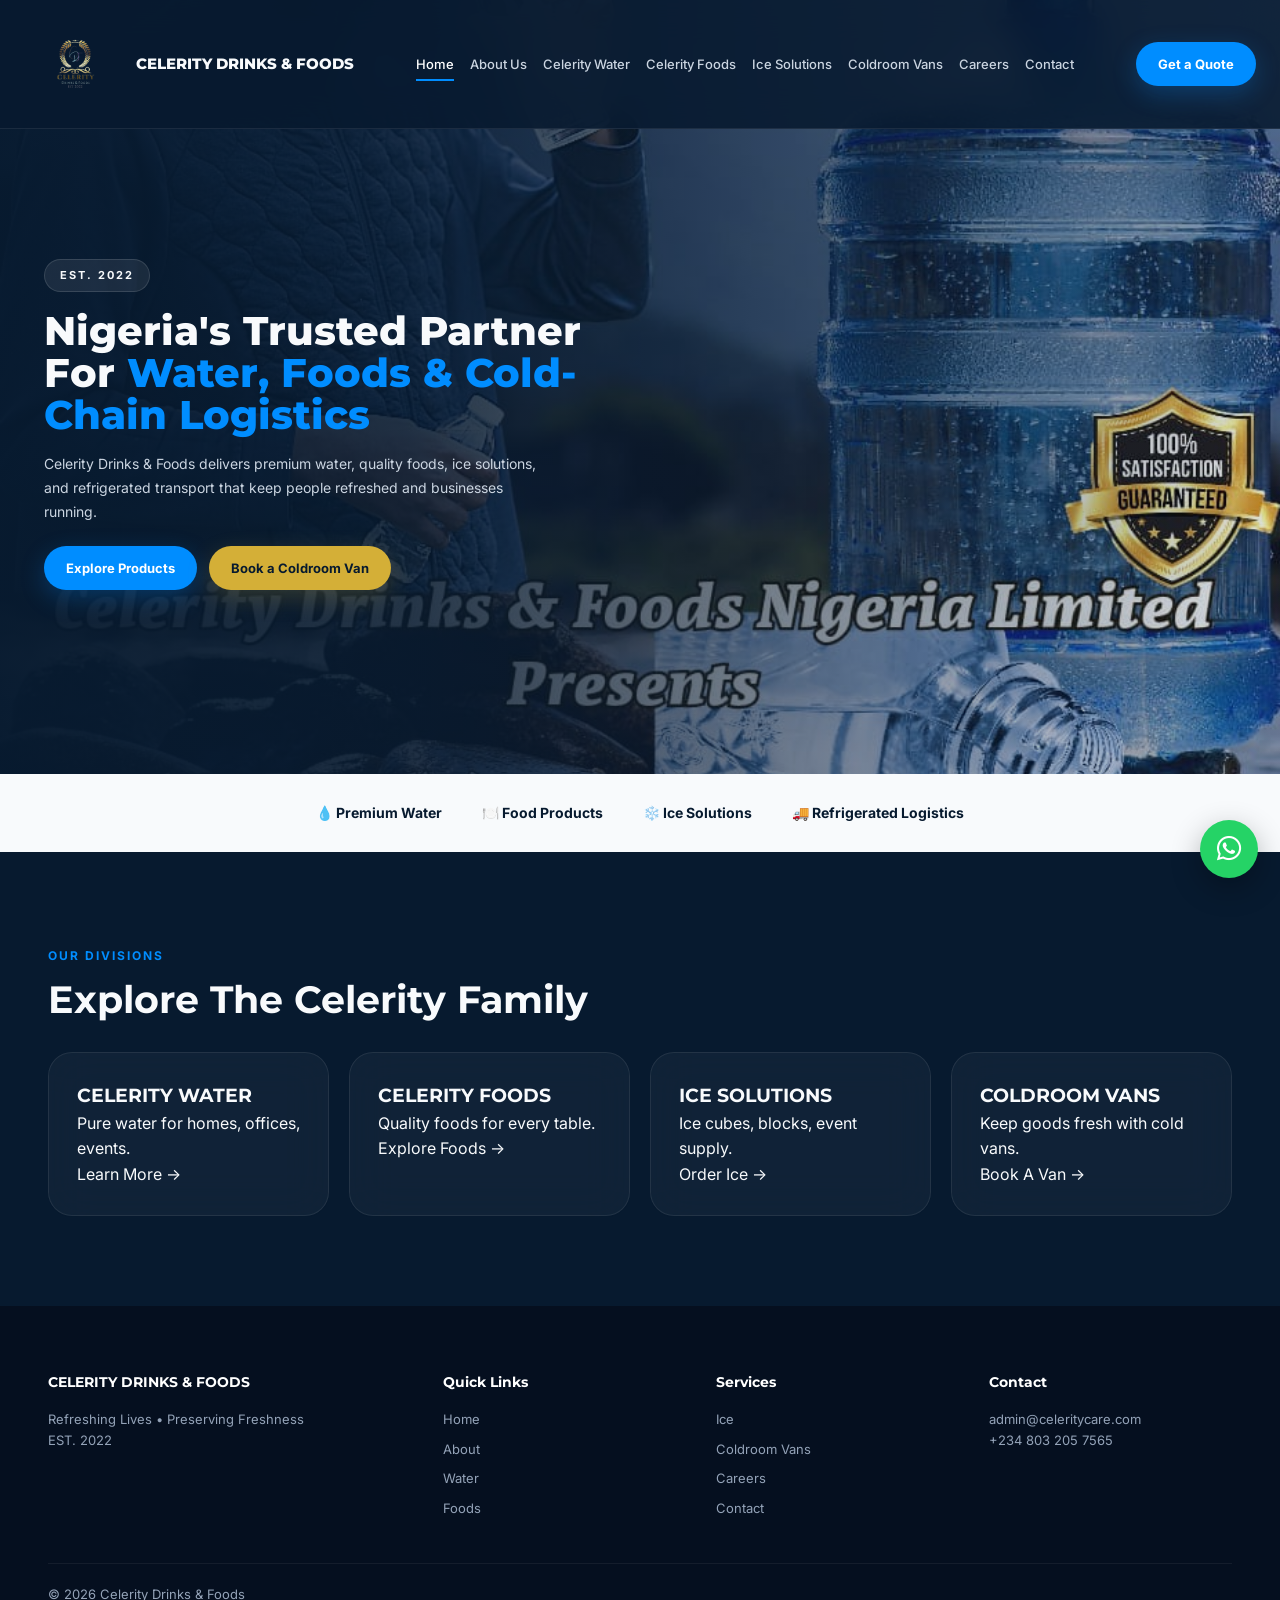
<file: index.html>
<!DOCTYPE html>
<html lang="en">
<head>
<meta charset="UTF-8">
<meta name="viewport" content="width=device-width, initial-scale=1.0">
<title>Celerity Drinks & Foods</title>
<link href="https://fonts.googleapis.com/css2?family=Montserrat:wght@700;800&family=Inter:wght@400;500&display=swap" rel="stylesheet">
<link rel="stylesheet" href="https://cdnjs.cloudflare.com/ajax/libs/font-awesome/6.5.2/css/all.min.css">
<link rel="stylesheet" href="style.css">
</head>
<body>

<header class="site-header">
    <div class="header-inner">
        <a href="index.html" class="brand"><img src="img/new logo.png" alt="logo" style="height: 100px; width: 100px;"> CELERITY DRINKS & FOODS</a>
        <nav class="main-nav" id="mainNav">
            <a href="index.html" class="active">Home</a>
            <a href="about.html">About Us</a>
            <a href="celerity-water.html">Celerity Water</a>
            <a href="celerity-foods.html">Celerity Foods</a>
            <a href="ice-solutions.html">Ice Solutions</a>
            <a href="coldroom-vans.html">Coldroom Vans</a>
            <a href="careers.html">Careers</a>
            <a href="contact.html">Contact</a>
        </nav>
        <a href="contact.html" class="btn btn-blue">Get a Quote</a>
        <button class="menu-toggle" id="menuToggle"><span></span><span></span><span></span></button>
    </div>
</header>

<section class="hero">
    <div class="hero-bg"><img src="img/hero.jpeg"></div>
    <div class="hero-overlay"></div>
    <div class="container">
        <div class="hero-content">
            <span class="badge">EST. 2022</span>
            <h1>Nigeria's Trusted Partner For <span>Water, Foods & Cold-Chain Logistics</span></h1>
            <p>Celerity Drinks & Foods delivers premium water, quality foods, ice solutions, and refrigerated transport that keep people refreshed and businesses running.</p>
            <div class="hero-btns">
                <a href="celerity-water.html" class="btn btn-blue">Explore Products</a>
                <a href="coldroom-vans.html" class="btn btn-gold">Book a Coldroom Van</a>
            </div>
        </div>
    </div>
</section>

<div class="trusted">
    <span>💧 Premium Water</span><span>🍽️ Food Products</span><span>❄️ Ice Solutions</span><span>🚚 Refrigerated Logistics</span>
</div>

<section class="section">
    <div class="container">
        <span class="label">Our Divisions</span>
        <h2 style="font-size:38px; margin:10px 0 30px;">Explore The Celerity Family</h2>
        <div class="div-grid">
            <div class="div-card"><h3>CELERITY WATER</h3><p>Pure water for homes, offices, events.</p><a href="celerity-water.html">Learn More →</a></div>
            <div class="div-card"><h3>CELERITY FOODS</h3><p>Quality foods for every table.</p><a href="celerity-foods.html">Explore Foods →</a></div>
            <div class="div-card"><h3>ICE SOLUTIONS</h3><p>Ice cubes, blocks, event supply.</p><a href="ice-solutions.html">Order Ice →</a></div>
            <div class="div-card"><h3>COLDROOM VANS</h3><p>Keep goods fresh with cold vans.</p><a href="coldroom-vans.html">Book A Van →</a></div>
        </div>
    </div>
</section>

<footer class="footer">
    <div class="container">
        <div class="footer-grid">
            <div><h4>CELERITY DRINKS & FOODS</h4><p>Refreshing Lives • Preserving Freshness<br>EST. 2022</p></div>
            <div><h4>Quick Links</h4><a href="index.html">Home</a><a href="about.html">About</a><a href="celerity-water.html">Water</a><a href="celerity-foods.html">Foods</a></div>
            <div><h4>Services</h4><a href="ice-solutions.html">Ice</a><a href="coldroom-vans.html">Coldroom Vans</a><a href="careers.html">Careers</a><a href="contact.html">Contact</a></div>
            <div><h4>Contact</h4><p>admin@celeritycare.com<br>+234 803 205 7565</p></div>
        </div>
        <div class="footer-bottom"><p>© <span id="year"></span> Celerity Drinks & Foods</p></div>
    </div>
</footer>

<script src="script.js"></script>
</body>
</html>
</file>
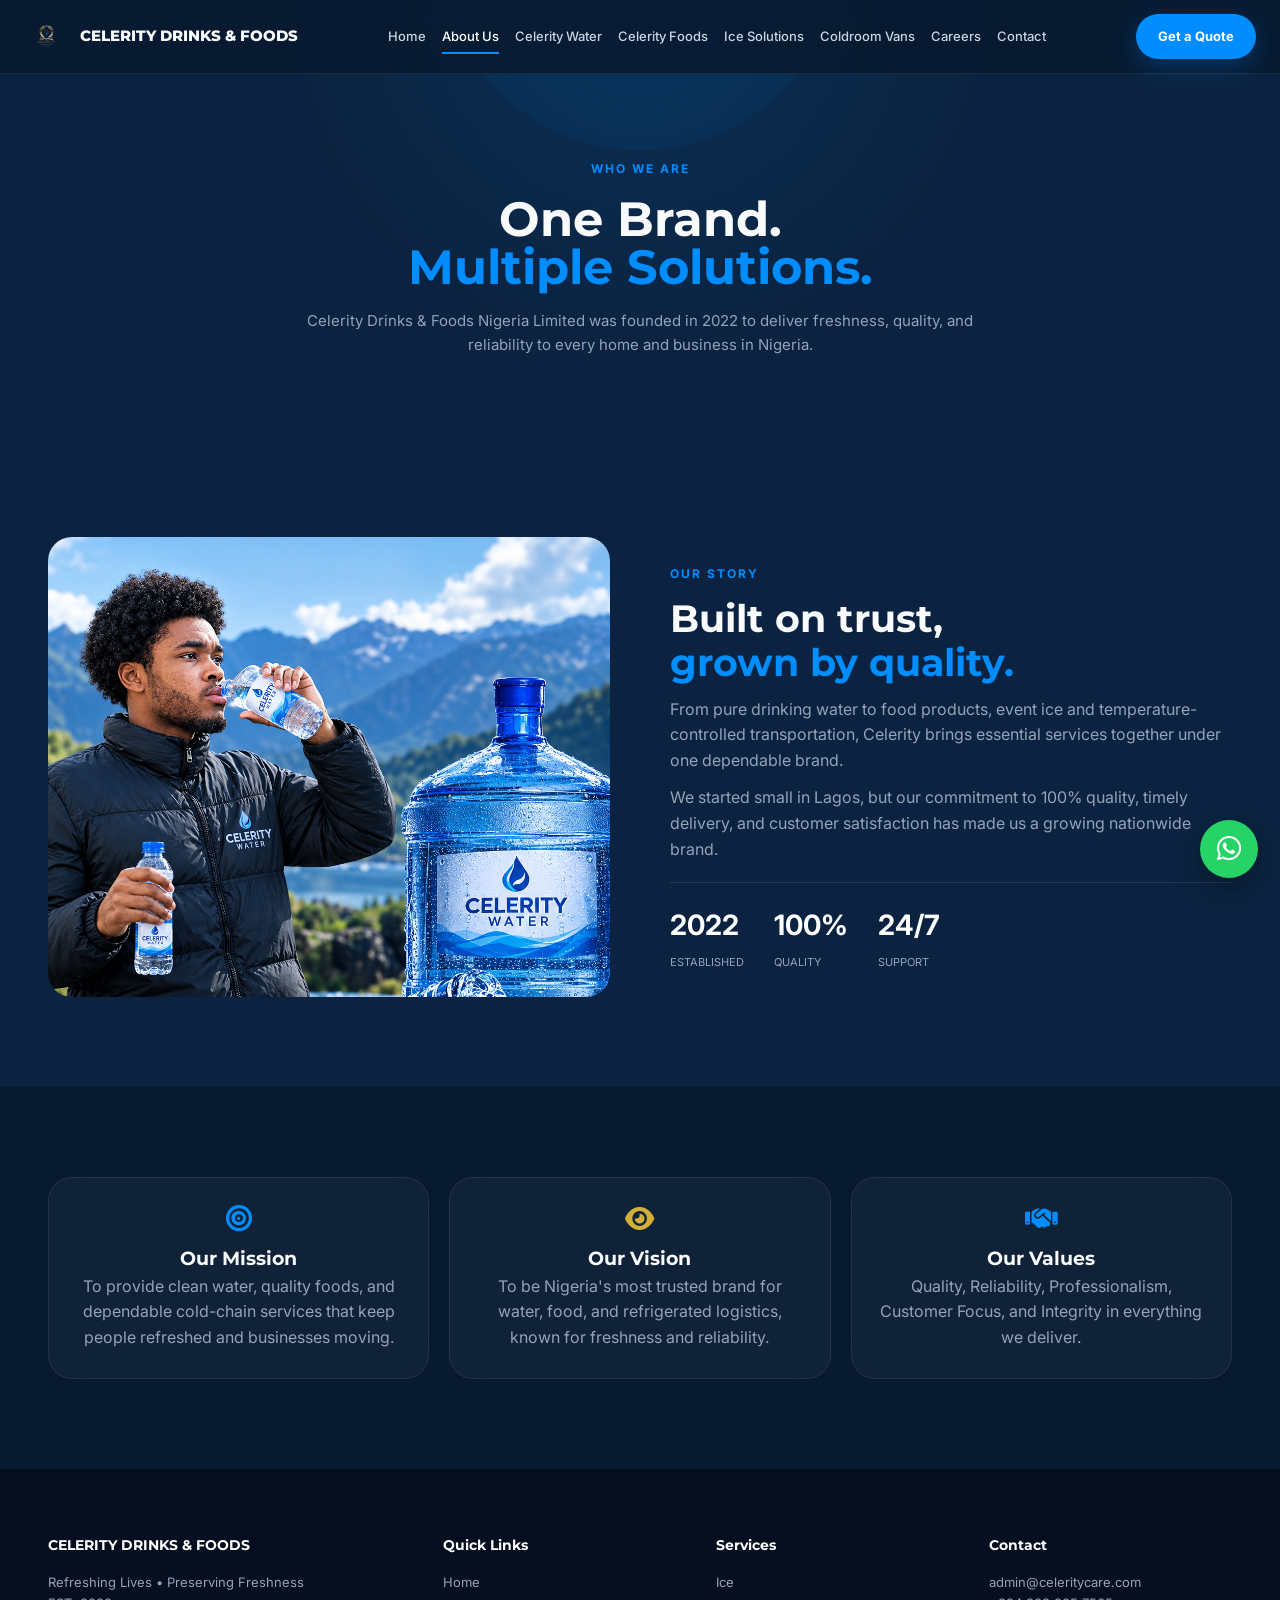
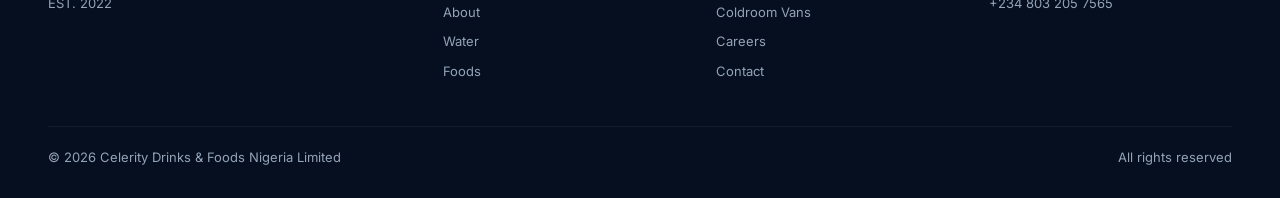
<file: about.html>
<!DOCTYPE html>
<html lang="en">
<head>
<meta charset="UTF-8">
<meta name="viewport" content="width=device-width, initial-scale=1.0">
<title>About Us - Celerity Drinks & Foods</title>
<link href="https://fonts.googleapis.com/css2?family=Montserrat:wght@700;800&family=Inter:wght@400;500&display=swap" rel="stylesheet">
<link rel="stylesheet" href="https://cdnjs.cloudflare.com/ajax/libs/font-awesome/6.5.2/css/all.min.css">
<link rel="stylesheet" href="style.css">
</head>
<body>

<header class="site-header">
    <div class="header-inner">
        <a href="index.html" class="brand">
            <img src="img/new logo.png" alt="logo"> CELERITY DRINKS & FOODS
        </a>
        <nav class="main-nav" id="mainNav">
            <a href="index.html">Home</a>
            <a href="about.html" class="active">About Us</a>
            <a href="celerity-water.html">Celerity Water</a>
            <a href="celerity-foods.html">Celerity Foods</a>
            <a href="ice-solutions.html">Ice Solutions</a>
            <a href="coldroom-vans.html">Coldroom Vans</a>
            <a href="careers.html">Careers</a>
            <a href="contact.html">Contact</a>
        </nav>
        <a href="contact.html" class="btn btn-blue">Get a Quote</a>
        <button class="menu-toggle" id="menuToggle"><span></span><span></span><span></span></button>
    </div>
</header>

<section class="page-hero">
    <div class="container">
        <span class="label">Who We Are</span>
        <h1>One Brand.<br><span>Multiple Solutions.</span></h1>
        <p>Celerity Drinks & Foods Nigeria Limited was founded in 2022 to deliver freshness, quality, and reliability to every home and business in Nigeria.</p>
    </div>
</section>

<section class="section" style="background:#0B2340;">
    <div class="container" style="display:grid; grid-template-columns:1fr 1fr; gap:60px; align-items:center;">
        <div style="height:460px; border-radius:24px; overflow:hidden;">
            <img src="img/celerity ahmad.png" alt="About Celerity" style="object-fit: cover;">
        </div>
        <div>
            <span class="label">Our Story</span>
            <h2 style="font-size:38px; margin:12px 0;">Built on trust,<br><span style="color:#008DFF;">grown by quality.</span></h2>
            <p style="color:#94a3b8; margin-bottom:12px;">From pure drinking water to food products, event ice and temperature-controlled transportation, Celerity brings essential services together under one dependable brand.</p>
            <p style="color:#94a3b8; margin-bottom:20px;">We started small in Lagos, but our commitment to 100% quality, timely delivery, and customer satisfaction has made us a growing nationwide brand.</p>
            <div style="display:flex; gap:30px; border-top:1px solid rgba(255,255,255,0.1); padding-top:20px;">
                <div><strong style="font-size:28px; color:#fff;">2022</strong><br><span style="font-size:11px; color:#94a3b8;">ESTABLISHED</span></div>
                <div><strong style="font-size:28px; color:#fff;">100%</strong><br><span style="font-size:11px; color:#94a3b8;">QUALITY</span></div>
                <div><strong style="font-size:28px; color:#fff;">24/7</strong><br><span style="font-size:11px; color:#94a3b8;">SUPPORT</span></div>
            </div>
        </div>
    </div>
</section>

<section class="section" style="background:#071A2F;">
    <div class="container">
        <div class="div-grid" style="grid-template-columns:repeat(3,1fr);">
            <div class="div-card" style="text-align:center;">
                <i class="fa-solid fa-bullseye" style="font-size:26px; color:#008DFF; margin-bottom:12px;"></i>
                <h3>Our Mission</h3>
                <p style="color:#94a3b8;">To provide clean water, quality foods, and dependable cold-chain services that keep people refreshed and businesses moving.</p>
            </div>
            <div class="div-card" style="text-align:center;">
                <i class="fa-solid fa-eye" style="font-size:26px; color:#D4AF37; margin-bottom:12px;"></i>
                <h3>Our Vision</h3>
                <p style="color:#94a3b8;">To be Nigeria's most trusted brand for water, food, and refrigerated logistics, known for freshness and reliability.</p>
            </div>
            <div class="div-card" style="text-align:center;">
                <i class="fa-solid fa-handshake" style="font-size:26px; color:#008DFF; margin-bottom:12px;"></i>
                <h3>Our Values</h3>
                <p style="color:#94a3b8;">Quality, Reliability, Professionalism, Customer Focus, and Integrity in everything we deliver.</p>
            </div>
        </div>
    </div>
</section>

<footer class="footer">
    <div class="container">
        <div class="footer-grid">
            <div><h4>CELERITY DRINKS & FOODS</h4><p>Refreshing Lives • Preserving Freshness<br>EST. 2022</p></div>
            <div><h4>Quick Links</h4><a href="index.html">Home</a><a href="about.html">About</a><a href="celerity-water.html">Water</a><a href="celerity-foods.html">Foods</a></div>
            <div><h4>Services</h4><a href="ice-solutions.html">Ice</a><a href="coldroom-vans.html">Coldroom Vans</a><a href="careers.html">Careers</a><a href="contact.html">Contact</a></div>
            <div><h4>Contact</h4><p>admin@celeritycare.com<br>+234 803 205 7565</p></div>
        </div>
        <div class="footer-bottom"><p>© <span id="year"></span> Celerity Drinks & Foods Nigeria Limited</p><p>All rights reserved</p></div>
    </div>
</footer>

<script src="script.js"></script>
</body>
</html>
</file>
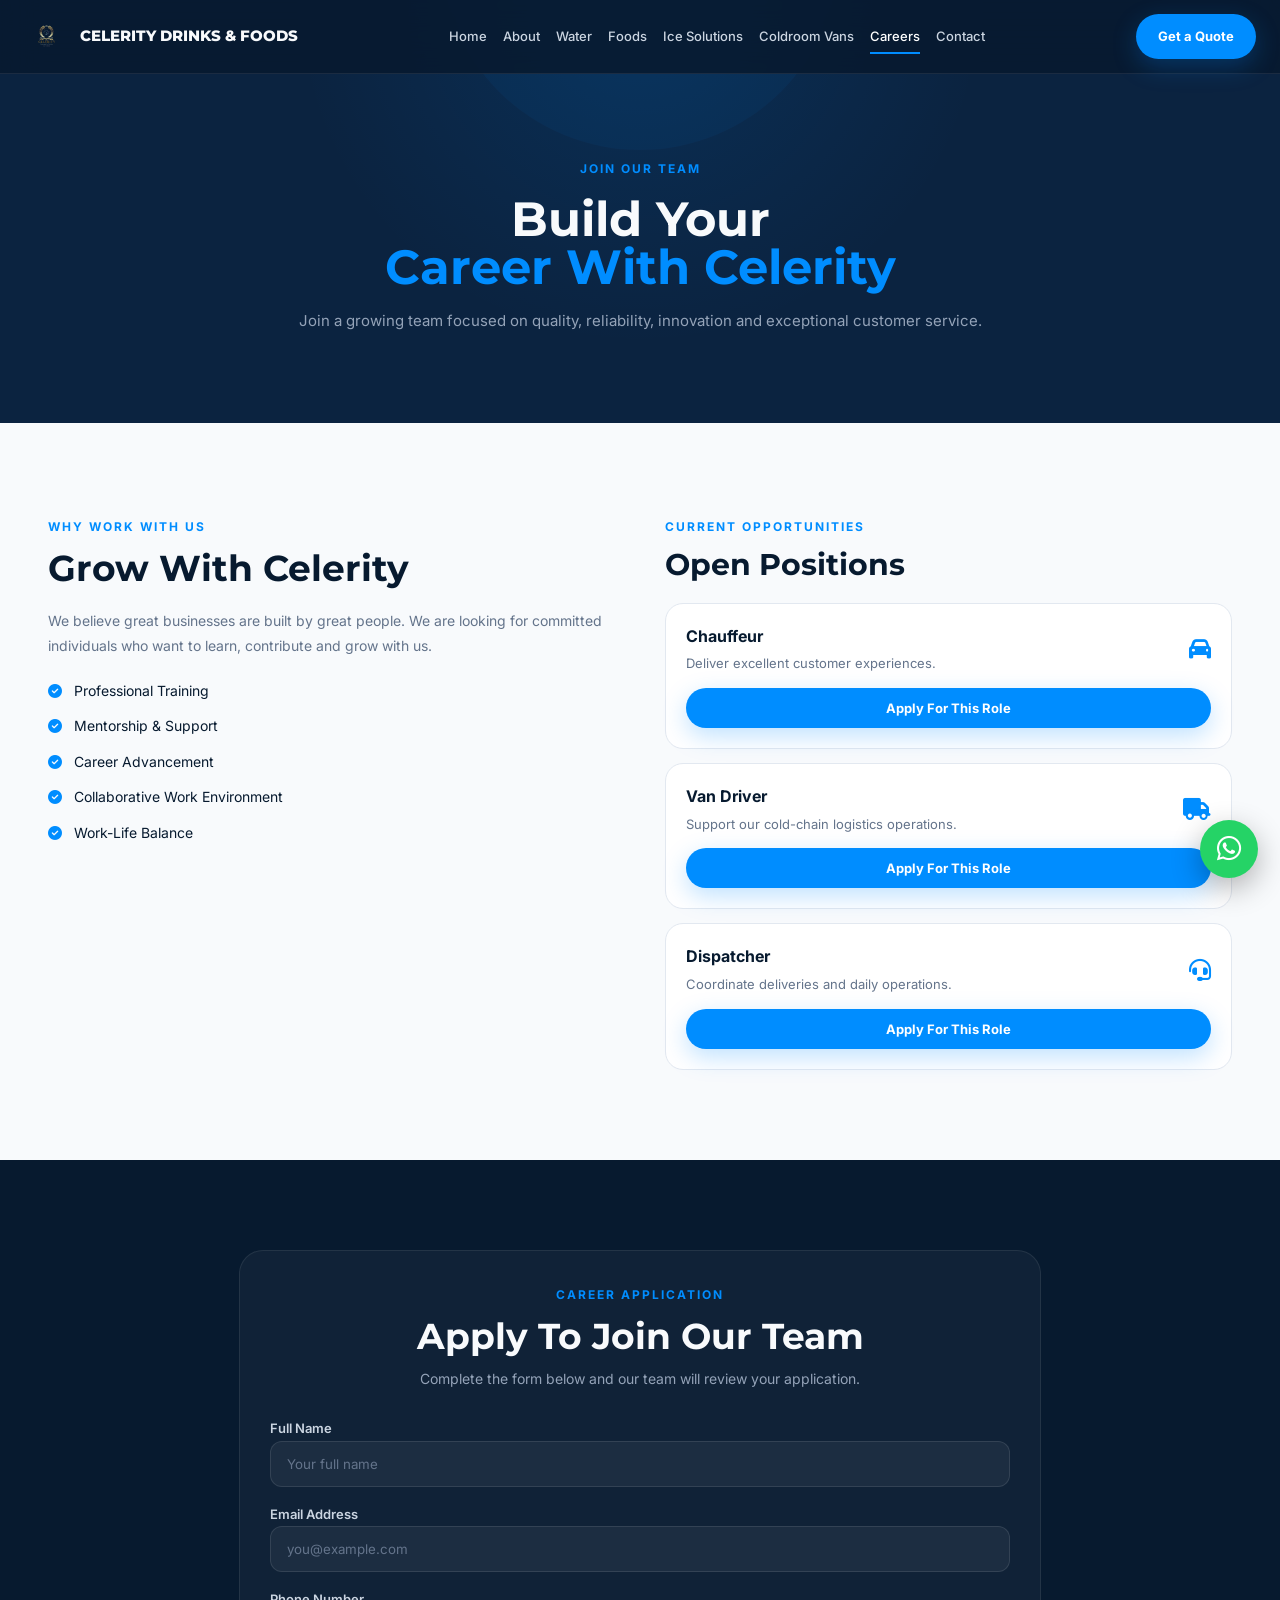
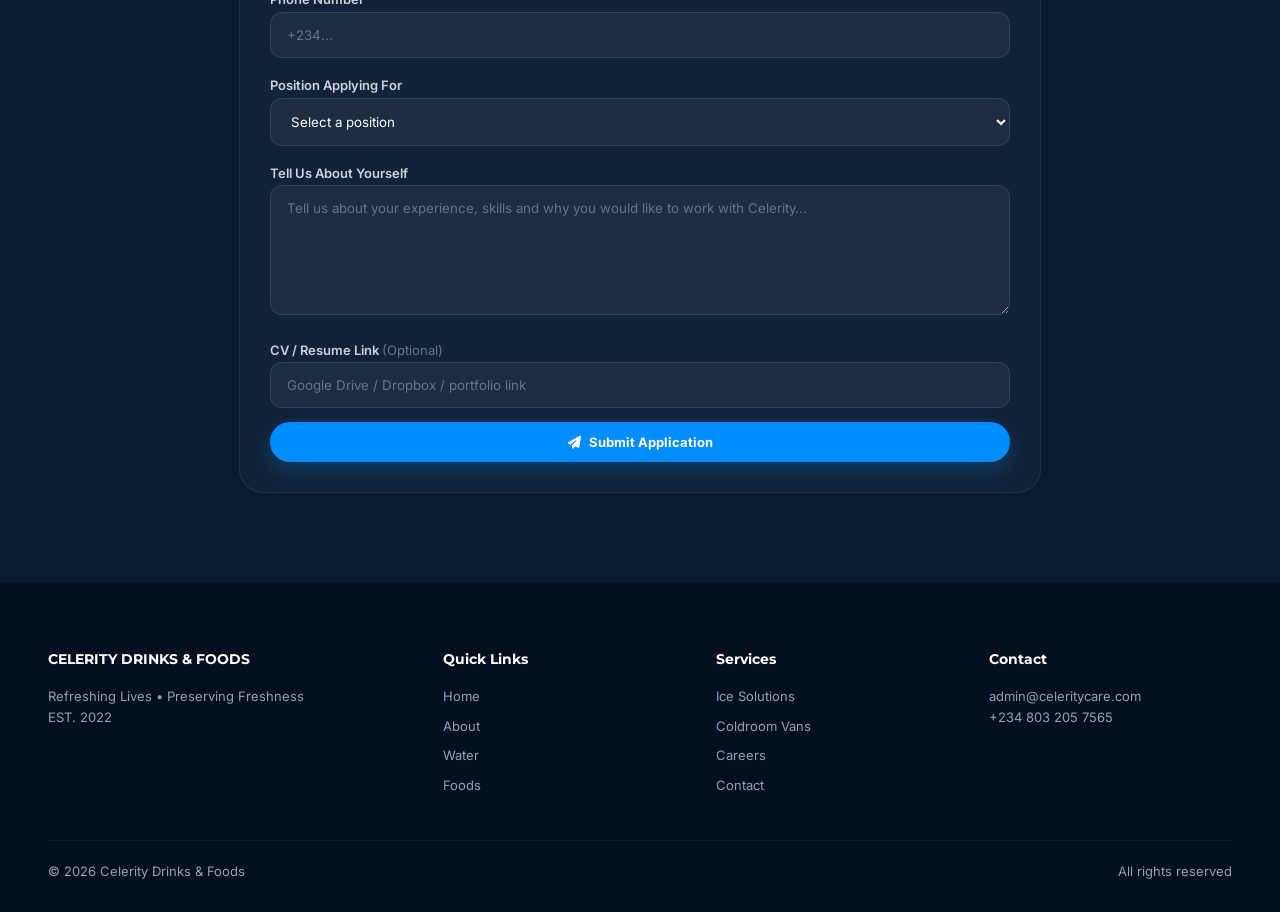
<file: careers.html>
<!DOCTYPE html>
<html lang="en">

<head>
    <meta charset="UTF-8">
    <meta name="viewport" content="width=device-width, initial-scale=1.0">

    <title>Careers - Build Your Future With Celerity</title>

    <meta
        name="description"
        content="Explore career opportunities at Celerity Drinks & Foods and apply to join our growing team."
    >

    <link
        href="https://fonts.googleapis.com/css2?family=Montserrat:wght@700;800&family=Inter:wght@400;500&display=swap"
        rel="stylesheet"
    >

    <link
        rel="stylesheet"
        href="https://cdnjs.cloudflare.com/ajax/libs/font-awesome/6.5.2/css/all.min.css"
    >

    <link rel="stylesheet" href="style.css">
</head>

<body>

    <!-- ========================================
         HEADER
    ======================================== -->

    <header class="site-header">

        <div class="header-inner">

            <a href="index.html" class="brand">

                <img
                    src="img/new logo.png"
                    alt="Celerity Drinks & Foods logo"
                >

                CELERITY DRINKS & FOODS

            </a>


            <nav class="main-nav" id="mainNav">

                <a href="index.html">Home</a>

                <a href="about.html">About</a>

                <a href="celerity-water.html">Water</a>

                <a href="celerity-foods.html">Foods</a>

                <a href="ice-solutions.html">
                    Ice Solutions
                </a>

                <a href="coldroom-vans.html">
                    Coldroom Vans
                </a>

                <a href="careers.html" class="active">
                    Careers
                </a>

                <a href="contact.html">
                    Contact
                </a>

            </nav>


            <a
                href="contact.html"
                class="btn btn-blue"
            >
                Get a Quote
            </a>


            <button
                class="menu-toggle"
                id="menuToggle"
                type="button"
                aria-label="Open navigation menu"
                aria-expanded="false"
                aria-controls="mainNav"
            >

                <span></span>
                <span></span>
                <span></span>

            </button>

        </div>

    </header>


    <!-- ========================================
         PAGE HERO
    ======================================== -->

    <section class="page-hero">

        <div class="container">

            <span class="label">
                Join Our Team
            </span>

            <h1>
                Build Your
                <br>
                <span>Career With Celerity</span>
            </h1>

            <p>
                Join a growing team focused on quality,
                reliability, innovation and exceptional
                customer service.
            </p>

        </div>

    </section>


    <!-- ========================================
         CAREER INTRO
    ======================================== -->

    <section
        class="section"
        style="background:#F8FAFC; color:#071A2F;"
    >

        <div class="container">

            <div
                style="
                    display:grid;
                    grid-template-columns:minmax(0,1fr) minmax(0,1fr);
                    gap:50px;
                    align-items:start;
                "
            >

                <!-- BENEFITS -->

                <div>

                    <span
                        class="label"
                        style="color:#008DFF;"
                    >
                        Why Work With Us
                    </span>

                    <h2
                        style="
                            font-size:36px;
                            margin:10px 0 18px;
                            color:#071A2F;
                        "
                    >
                        Grow With Celerity
                    </h2>

                    <p
                        style="
                            color:#64748b;
                            font-size:14px;
                            line-height:1.8;
                            margin-bottom:22px;
                        "
                    >
                        We believe great businesses are built
                        by great people. We are looking for
                        committed individuals who want to learn,
                        contribute and grow with us.
                    </p>


                    <ul
                        style="
                            list-style:none;
                            display:grid;
                            gap:13px;
                            font-size:14px;
                        "
                    >

                        <li>
                            <i
                                class="fa-solid fa-circle-check"
                                style="
                                    color:#008DFF;
                                    margin-right:8px;
                                "
                            ></i>

                            Professional Training
                        </li>

                        <li>
                            <i
                                class="fa-solid fa-circle-check"
                                style="
                                    color:#008DFF;
                                    margin-right:8px;
                                "
                            ></i>

                            Mentorship & Support
                        </li>

                        <li>
                            <i
                                class="fa-solid fa-circle-check"
                                style="
                                    color:#008DFF;
                                    margin-right:8px;
                                "
                            ></i>

                            Career Advancement
                        </li>

                        <li>
                            <i
                                class="fa-solid fa-circle-check"
                                style="
                                    color:#008DFF;
                                    margin-right:8px;
                                "
                            ></i>

                            Collaborative Work Environment
                        </li>

                        <li>
                            <i
                                class="fa-solid fa-circle-check"
                                style="
                                    color:#008DFF;
                                    margin-right:8px;
                                "
                            ></i>

                            Work-Life Balance
                        </li>

                    </ul>

                </div>


                <!-- AVAILABLE ROLES -->

                <div>

                    <span
                        class="label"
                        style="color:#008DFF;"
                    >
                        Current Opportunities
                    </span>

                    <h2
                        style="
                            font-size:30px;
                            margin:10px 0 20px;
                            color:#071A2F;
                        "
                    >
                        Open Positions
                    </h2>


                    <div
                        style="
                            display:grid;
                            gap:14px;
                        "
                    >

                        <!-- CHAUFFEUR -->

                        <div
                            style="
                                background:#ffffff;
                                padding:20px;
                                border-radius:18px;
                                border:1px solid #e2e8f0;
                                transition:0.3s;
                            "
                        >

                            <div
                                style="
                                    display:flex;
                                    justify-content:space-between;
                                    align-items:center;
                                    gap:15px;
                                "
                            >

                                <div>

                                    <strong>
                                        Chauffeur
                                    </strong>

                                    <p
                                        style="
                                            color:#64748b;
                                            font-size:13px;
                                            margin-top:4px;
                                        "
                                    >
                                        Deliver excellent
                                        customer experiences.
                                    </p>

                                </div>

                                <i
                                    class="fa-solid fa-car"
                                    style="
                                        color:#008DFF;
                                        font-size:22px;
                                    "
                                ></i>

                            </div>

                            <button
                                type="button"
                                class="btn btn-blue apply-btn"
                                data-role="Chauffeur"
                                style="
                                    margin-top:14px;
                                    width:100%;
                                "
                                onclick="document.getElementById('applicationForm').scrollIntoView({behavior:'smooth'});"
                            >
                                Apply For This Role
                            </button>

                        </div>


                        <!-- VAN DRIVER -->

                        <div
                            style="
                                background:#ffffff;
                                padding:20px;
                                border-radius:18px;
                                border:1px solid #e2e8f0;
                                transition:0.3s;
                            "
                        >

                            <div
                                style="
                                    display:flex;
                                    justify-content:space-between;
                                    align-items:center;
                                    gap:15px;
                                "
                            >

                                <div>

                                    <strong>
                                        Van Driver
                                    </strong>

                                    <p
                                        style="
                                            color:#64748b;
                                            font-size:13px;
                                            margin-top:4px;
                                        "
                                    >
                                        Support our cold-chain
                                        logistics operations.
                                    </p>

                                </div>

                                <i
                                    class="fa-solid fa-truck"
                                    style="
                                        color:#008DFF;
                                        font-size:22px;
                                    "
                                ></i>

                            </div>

                            <button
                                type="button"
                                class="btn btn-blue apply-btn"
                                data-role="Van Driver"
                                style="
                                    margin-top:14px;
                                    width:100%;
                                "
                                onclick="document.getElementById('applicationForm').scrollIntoView({behavior:'smooth'});"
                            >
                                Apply For This Role
                            </button>

                        </div>


                        <!-- DISPATCHER -->

                        <div
                            style="
                                background:#ffffff;
                                padding:20px;
                                border-radius:18px;
                                border:1px solid #e2e8f0;
                                transition:0.3s;
                            "
                        >

                            <div
                                style="
                                    display:flex;
                                    justify-content:space-between;
                                    align-items:center;
                                    gap:15px;
                                "
                            >

                                <div>

                                    <strong>
                                        Dispatcher
                                    </strong>

                                    <p
                                        style="
                                            color:#64748b;
                                            font-size:13px;
                                            margin-top:4px;
                                        "
                                    >
                                        Coordinate deliveries
                                        and daily operations.
                                    </p>

                                </div>

                                <i
                                    class="fa-solid fa-headset"
                                    style="
                                        color:#008DFF;
                                        font-size:22px;
                                    "
                                ></i>

                            </div>

                            <button
                                type="button"
                                class="btn btn-blue apply-btn"
                                data-role="Dispatcher"
                                style="
                                    margin-top:14px;
                                    width:100%;
                                "
                                onclick="document.getElementById('applicationForm').scrollIntoView({behavior:'smooth'});"
                            >
                                Apply For This Role
                            </button>

                        </div>

                    </div>

                </div>

            </div>

        </div>

    </section>


    <!-- ========================================
         APPLICATION FORM
    ======================================== -->

    <section
        class="section"
        id="applicationForm"
        style="background:#071A2F;"
    >

        <div
            class="container"
            style="
                max-width:850px;
            "
        >

            <div
                style="
                    background:rgba(255,255,255,0.04);
                    border:1px solid rgba(255,255,255,0.08);
                    border-radius:24px;
                    padding:30px;
                "
            >

                <div
                    style="
                        text-align:center;
                        margin-bottom:25px;
                    "
                >

                    <span class="label">
                        Career Application
                    </span>

                    <h2
                        style="
                            font-size:36px;
                            margin:10px 0;
                        "
                    >
                        Apply To Join Our Team
                    </h2>

                    <p
                        style="
                            color:#94a3b8;
                            font-size:14px;
                            max-width:600px;
                            margin:0 auto;
                        "
                    >
                        Complete the form below and our team
                        will review your application.
                    </p>

                </div>


                <form
                    class="celerity-form"
                    id="applicationFormSubmit"
                    method="POST"
                >

                    <div>

                        <label for="applicantName">
                            Full Name
                        </label>

                        <input
                            type="text"
                            id="applicantName"
                            name="name"
                            placeholder="Your full name"
                            autocomplete="name"
                            required
                        >

                    </div>


                    <div>

                        <label for="applicantEmail">
                            Email Address
                        </label>

                        <input
                            type="email"
                            id="applicantEmail"
                            name="email"
                            placeholder="you@example.com"
                            autocomplete="email"
                            required
                        >

                    </div>


                    <div>

                        <label for="applicantPhone">
                            Phone Number
                        </label>

                        <input
                            type="tel"
                            id="applicantPhone"
                            name="phone"
                            placeholder="+234..."
                            autocomplete="tel"
                            required
                        >

                    </div>


                    <div>

                        <label for="applicantRole">
                            Position Applying For
                        </label>

                        <select
                            id="applicantRole"
                            name="role"
                            required
                        >

                            <option value="">
                                Select a position
                            </option>

                            <option value="Chauffeur">
                                Chauffeur
                            </option>

                            <option value="Van Driver">
                                Van Driver
                            </option>

                            <option value="Dispatcher">
                                Dispatcher
                            </option>

                            <option value="Other">
                                Other
                            </option>

                        </select>

                    </div>


                    <div>

                        <label for="applicantMessage">
                            Tell Us About Yourself
                        </label>

                        <textarea
                            id="applicantMessage"
                            name="message"
                            placeholder="Tell us about your experience, skills and why you would like to work with Celerity..."
                            required
                        ></textarea>

                    </div>


                    <div>

                        <label for="cvLink">
                            CV / Resume Link
                            <span
                                style="
                                    color:#64748b;
                                    font-weight:400;
                                "
                            >
                                (Optional)
                            </span>
                        </label>

                        <input
                            type="url"
                            id="cvLink"
                            name="cv_link"
                            placeholder="Google Drive / Dropbox / portfolio link"
                        >

                    </div>


                    <div
                        id="careerFormStatus"
                        class="form-status"
                        aria-live="polite"
                    ></div>


                    <button
                        type="submit"
                        class="btn btn-blue"
                        style="width:100%;"
                    >

                        <i
                            class="fa-solid fa-paper-plane"
                            style="margin-right:8px;"
                        ></i>

                        Submit Application

                    </button>

                </form>

            </div>

        </div>

    </section>


    <!-- ========================================
         FOOTER
    ======================================== -->

    <footer class="footer">

        <div class="container">

            <div class="footer-grid">

                <div>

                    <h4>
                        CELERITY DRINKS & FOODS
                    </h4>

                    <p>
                        Refreshing Lives • Preserving Freshness
                        <br>
                        EST. 2022
                    </p>

                </div>


                <div>

                    <h4>Quick Links</h4>

                    <a href="index.html">
                        Home
                    </a>

                    <a href="about.html">
                        About
                    </a>

                    <a href="celerity-water.html">
                        Water
                    </a>

                    <a href="celerity-foods.html">
                        Foods
                    </a>

                </div>


                <div>

                    <h4>Services</h4>

                    <a href="ice-solutions.html">
                        Ice Solutions
                    </a>

                    <a href="coldroom-vans.html">
                        Coldroom Vans
                    </a>

                    <a href="careers.html">
                        Careers
                    </a>

                    <a href="contact.html">
                        Contact
                    </a>

                </div>


                <div>

                    <h4>Contact</h4>

                    <p>
                        admin@celeritycare.com
                        <br>
                        +234 803 205 7565
                    </p>

                </div>

            </div>


            <div class="footer-bottom">

                <p>
                    © <span id="year"></span>
                    Celerity Drinks & Foods
                </p>

                <p>
                    All rights reserved
                </p>

            </div>

        </div>

    </footer>


    <script src="script.js"></script>

</body>

</html>
</file>
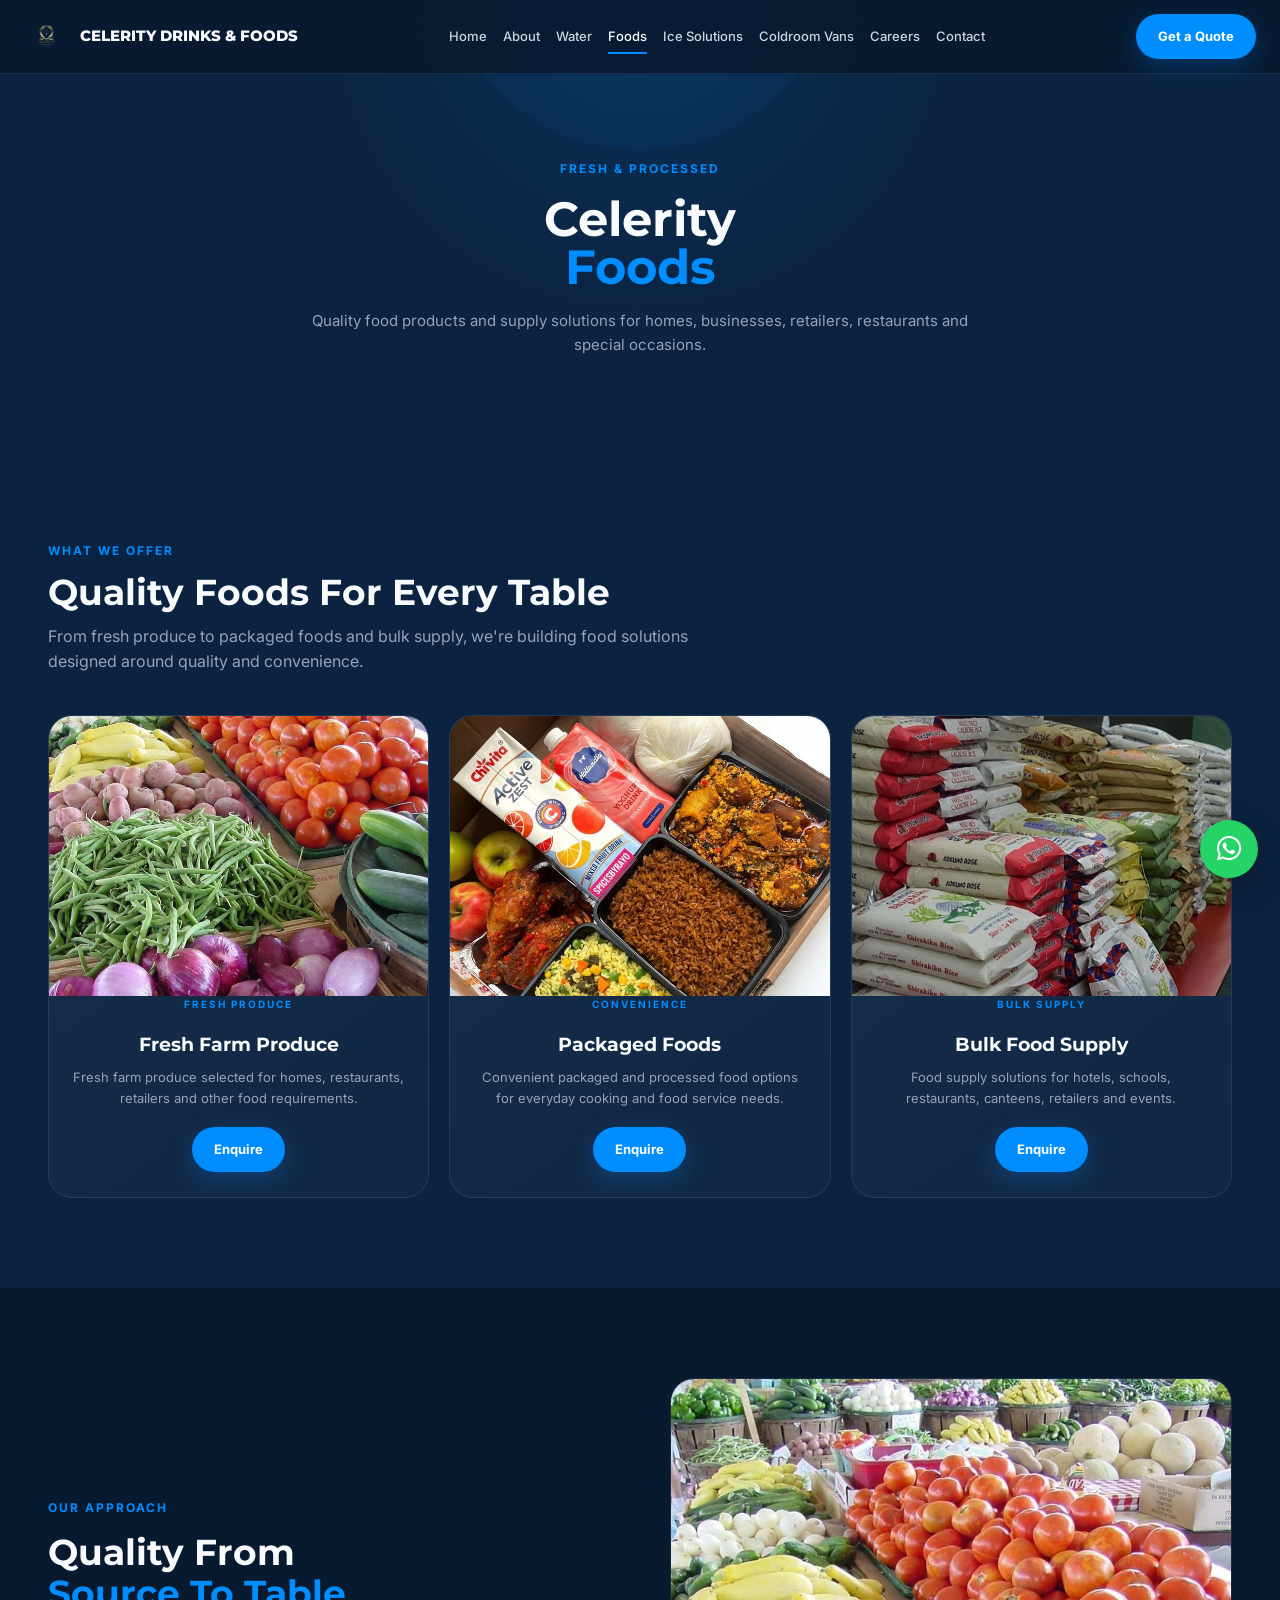
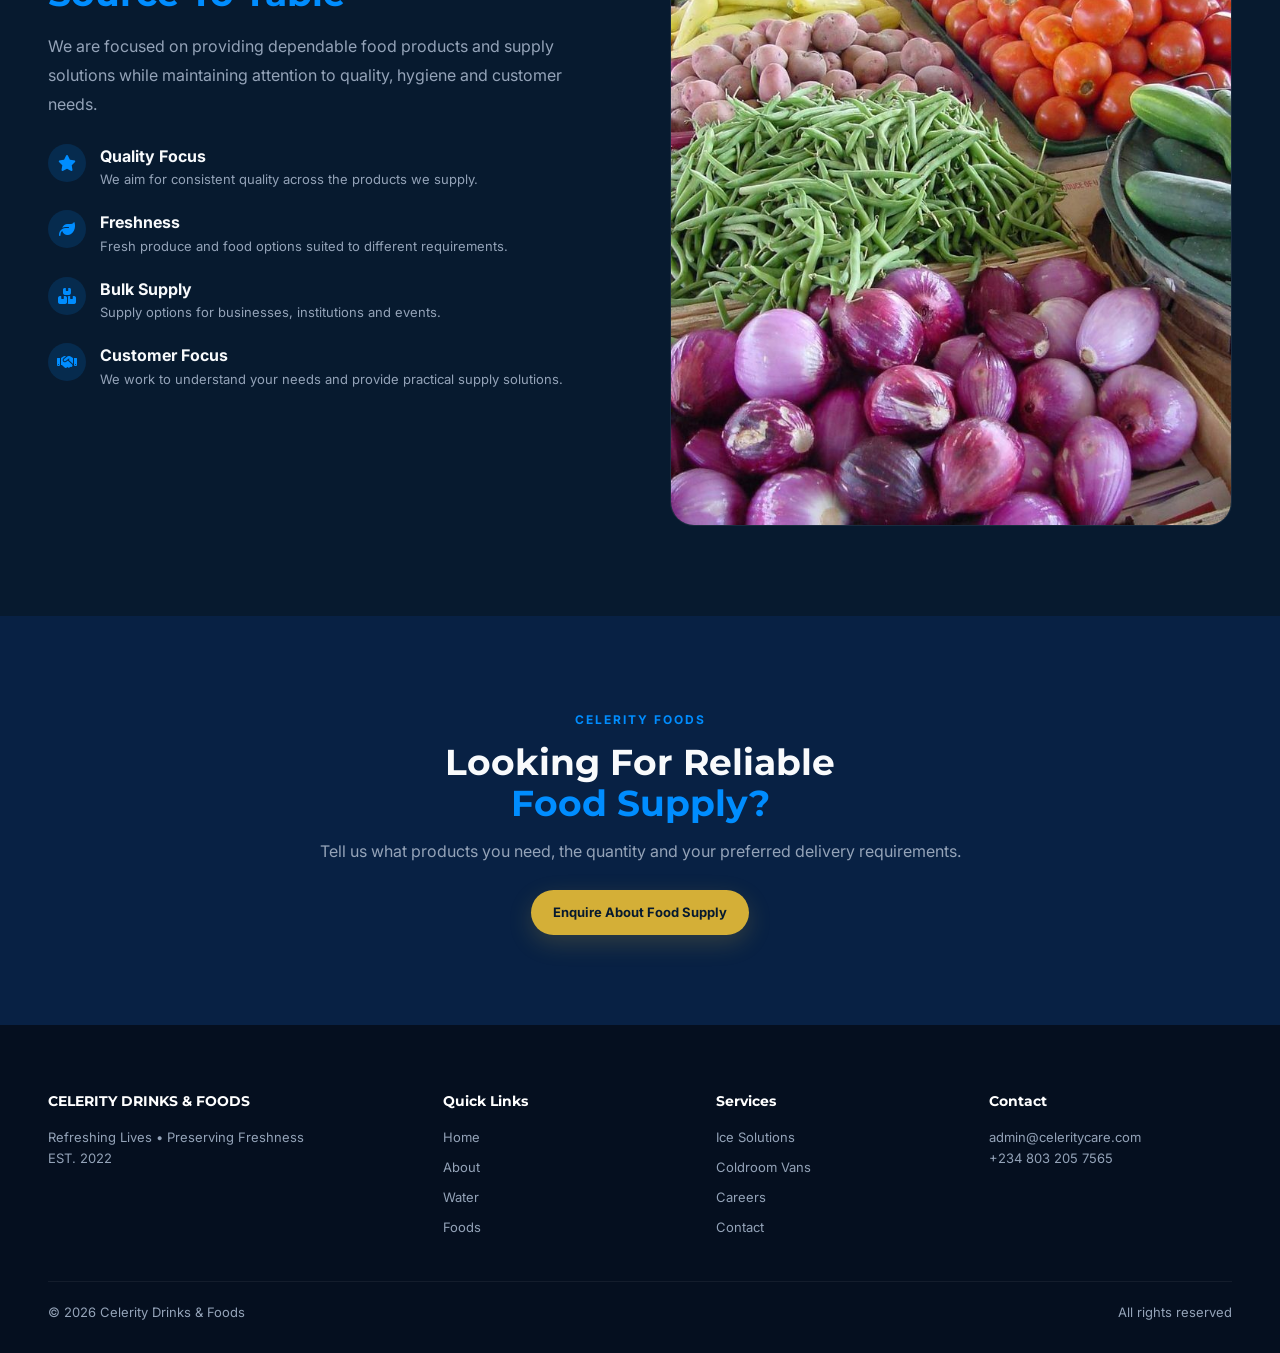
<file: celerity-foods.html>
<!DOCTYPE html>
<html lang="en">

<head>
    <meta charset="UTF-8">
    <meta name="viewport" content="width=device-width, initial-scale=1.0">

    <title>Celerity Foods | Quality Foods For Every Table</title>

    <meta
        name="description"
        content="Explore Celerity Foods for fresh farm produce, packaged foods and bulk food supply for homes, businesses and events."
    >

    <link
        href="https://fonts.googleapis.com/css2?family=Montserrat:wght@700;800&family=Inter:wght@400;500&display=swap"
        rel="stylesheet"
    >

    <link
        rel="stylesheet"
        href="https://cdnjs.cloudflare.com/ajax/libs/font-awesome/6.5.2/css/all.min.css"
    >

    <link rel="stylesheet" href="style.css">
</head>

<body>

    <!-- ========================================
         HEADER
    ======================================== -->

    <header class="site-header">

        <div class="header-inner">

            <a href="index.html" class="brand">

                <img
                    src="img/new logo.png"
                    alt="Celerity Drinks & Foods logo"
                >

                CELERITY DRINKS & FOODS

            </a>


            <nav class="main-nav" id="mainNav">

                <a href="index.html">
                    Home
                </a>

                <a href="about.html">
                    About
                </a>

                <a href="celerity-water.html">
                    Water
                </a>

                <a href="celerity-foods.html" class="active">
                    Foods
                </a>

                <a href="ice-solutions.html">
                    Ice Solutions
                </a>

                <a href="coldroom-vans.html">
                    Coldroom Vans
                </a>

                <a href="careers.html">
                    Careers
                </a>

                <a href="contact.html">
                    Contact
                </a>

            </nav>


            <a
                href="contact.html"
                class="btn btn-blue"
            >
                Get a Quote
            </a>


            <button
                class="menu-toggle"
                id="menuToggle"
                type="button"
                aria-label="Open navigation menu"
                aria-expanded="false"
                aria-controls="mainNav"
            >

                <span></span>
                <span></span>
                <span></span>

            </button>

        </div>

    </header>


    <!-- ========================================
         PAGE HERO
    ======================================== -->

    <section class="page-hero">

        <div class="container">

            <span class="label">
                Fresh & Processed
            </span>

            <h1>
                Celerity
                <br>
                <span>Foods</span>
            </h1>

            <p>
                Quality food products and supply solutions
                for homes, businesses, retailers, restaurants
                and special occasions.
            </p>

        </div>

    </section>


    <!-- ========================================
         FOOD PRODUCTS
    ======================================== -->

    <section
        class="section"
        style="background:#0B2340;"
    >

        <div class="container">

            <div
                style="
                    max-width:700px;
                    margin-bottom:35px;
                "
            >

                <span class="label">
                    What We Offer
                </span>

                <h2
                    style="
                        font-size:36px;
                        margin:10px 0;
                    "
                >
                    Quality Foods For Every Table
                </h2>

                <p style="color:#94a3b8;">
                    From fresh produce to packaged foods and
                    bulk supply, we're building food solutions
                    designed around quality and convenience.
                </p>

            </div>


            <div class="product-grid">

                <!-- FRESH FARM PRODUCE -->

                <div class="product-card">

                    <img
                        src="img/FRESH FARM FOOD.jpg"
                        alt="Fresh farm produce"
                        loading="lazy"
                    >

                    <span
                        class="label"
                        style="font-size:10px;"
                    >
                        Fresh Produce
                    </span>

                    <h3>
                        Fresh Farm Produce
                    </h3>

                    <p>
                        Fresh farm produce selected for homes,
                        restaurants, retailers and other food
                        requirements.
                    </p>

                    <a
                        href="contact.html"
                        class="btn btn-blue"
                    >
                        Enquire
                    </a>

                </div>


                <!-- PACKAGED FOODS -->

                <div class="product-card">

                    <img
                        src="img/PACKAGED FOOD.jpg"
                        alt="Packaged food products"
                        loading="lazy"
                    >

                    <span
                        class="label"
                        style="font-size:10px;"
                    >
                        Convenience
                    </span>

                    <h3>
                        Packaged Foods
                    </h3>

                    <p>
                        Convenient packaged and processed food
                        options for everyday cooking and food
                        service needs.
                    </p>

                    <a
                        href="contact.html"
                        class="btn btn-blue"
                    >
                        Enquire
                    </a>

                </div>


                <!-- BULK SUPPLY -->

                <div class="product-card">

                    <img
                        src="img/Bags Of Rice.jpg"
                        alt="Bulk bags of rice for food supply"
                        loading="lazy"
                    >

                    <span
                        class="label"
                        style="font-size:10px;"
                    >
                        Bulk Supply
                    </span>

                    <h3>
                        Bulk Food Supply
                    </h3>

                    <p>
                        Food supply solutions for hotels,
                        schools, restaurants, canteens,
                        retailers and events.
                    </p>

                    <a
                        href="contact.html"
                        class="btn btn-blue"
                    >
                        Enquire
                    </a>

                </div>

            </div>

        </div>

    </section>


    <!-- ========================================
         FOOD QUALITY SECTION
    ======================================== -->

    <section
        class="section"
        style="background:#071A2F;"
    >

        <div class="container">

            <div class="why-grid">

                <!-- TEXT -->

                <div>

                    <span class="label">
                        Our Approach
                    </span>

                    <h2
                        style="
                            font-size:36px;
                            margin:12px 0 18px;
                        "
                    >
                        Quality From
                        <br>
                        <span style="color:#008DFF;">
                            Source To Table
                        </span>
                    </h2>

                    <p
                        style="
                            color:#94a3b8;
                            line-height:1.8;
                            margin-bottom:25px;
                        "
                    >
                        We are focused on providing dependable
                        food products and supply solutions while
                        maintaining attention to quality, hygiene
                        and customer needs.
                    </p>


                    <div class="why-list">

                        <!-- QUALITY -->

                        <div class="why-item">

                            <i class="fa-solid fa-star"></i>

                            <div>

                                <strong>
                                    Quality Focus
                                </strong>

                                <p
                                    style="
                                        color:#94a3b8;
                                        font-size:13px;
                                    "
                                >
                                    We aim for consistent quality
                                    across the products we supply.
                                </p>

                            </div>

                        </div>


                        <!-- FRESHNESS -->

                        <div class="why-item">

                            <i class="fa-solid fa-leaf"></i>

                            <div>

                                <strong>
                                    Freshness
                                </strong>

                                <p
                                    style="
                                        color:#94a3b8;
                                        font-size:13px;
                                    "
                                >
                                    Fresh produce and food options
                                    suited to different requirements.
                                </p>

                            </div>

                        </div>


                        <!-- BULK -->

                        <div class="why-item">

                            <i class="fa-solid fa-boxes-stacked"></i>

                            <div>

                                <strong>
                                    Bulk Supply
                                </strong>

                                <p
                                    style="
                                        color:#94a3b8;
                                        font-size:13px;
                                    "
                                >
                                    Supply options for businesses,
                                    institutions and events.
                                </p>

                            </div>

                        </div>


                        <!-- SERVICE -->

                        <div class="why-item">

                            <i class="fa-solid fa-handshake"></i>

                            <div>

                                <strong>
                                    Customer Focus
                                </strong>

                                <p
                                    style="
                                        color:#94a3b8;
                                        font-size:13px;
                                    "
                                >
                                    We work to understand your
                                    needs and provide practical
                                    supply solutions.
                                </p>

                            </div>

                        </div>

                    </div>

                </div>


                <!-- IMAGE -->

                <div
                    style="
                        min-height:400px;
                        border-radius:24px;
                        overflow:hidden;
                        border:1px solid rgba(255,255,255,0.08);
                    "
                >

                    <img
                        src="img/FRESH FARM FOOD.jpg"
                        alt="Fresh food produce"
                        loading="lazy"
                        style="
                            width:100%;
                            height:100%;
                            object-fit:cover;
                        "
                    >

                </div>

            </div>

        </div>

    </section>


    <!-- ========================================
         FOOD CTA
    ======================================== -->

    <section
        class="section"
        style="
            background:#082144;
            text-align:center;
        "
    >

        <div
            class="container"
            style="max-width:760px;"
        >

            <span class="label">
                Celerity Foods
            </span>

            <h2
                style="
                    font-size:36px;
                    margin:10px 0 15px;
                "
            >
                Looking For Reliable
                <br>
                <span style="color:#008DFF;">
                    Food Supply?
                </span>
            </h2>

            <p
                style="
                    color:#94a3b8;
                    margin-bottom:25px;
                "
            >
                Tell us what products you need, the quantity
                and your preferred delivery requirements.
            </p>

            <a
                href="contact.html"
                class="btn btn-gold"
            >
                Enquire About Food Supply
            </a>

        </div>

    </section>


    <!-- ========================================
         FOOTER
    ======================================== -->

    <footer class="footer">

        <div class="container">

            <div class="footer-grid">

                <div>

                    <h4>
                        CELERITY DRINKS & FOODS
                    </h4>

                    <p>
                        Refreshing Lives • Preserving Freshness
                        <br>
                        EST. 2022
                    </p>

                </div>


                <div>

                    <h4>
                        Quick Links
                    </h4>

                    <a href="index.html">
                        Home
                    </a>

                    <a href="about.html">
                        About
                    </a>

                    <a href="celerity-water.html">
                        Water
                    </a>

                    <a href="celerity-foods.html">
                        Foods
                    </a>

                </div>


                <div>

                    <h4>
                        Services
                    </h4>

                    <a href="ice-solutions.html">
                        Ice Solutions
                    </a>

                    <a href="coldroom-vans.html">
                        Coldroom Vans
                    </a>

                    <a href="careers.html">
                        Careers
                    </a>

                    <a href="contact.html">
                        Contact
                    </a>

                </div>


                <div>

                    <h4>
                        Contact
                    </h4>

                    <p>
                        admin@celeritycare.com
                        <br>
                        +234 803 205 7565
                    </p>

                </div>

            </div>


            <div class="footer-bottom">

                <p>
                    © <span id="year"></span>
                    Celerity Drinks & Foods
                </p>

                <p>
                    All rights reserved
                </p>

            </div>

        </div>

    </footer>


    <script src="script.js"></script>

</body>

</html>
</file>
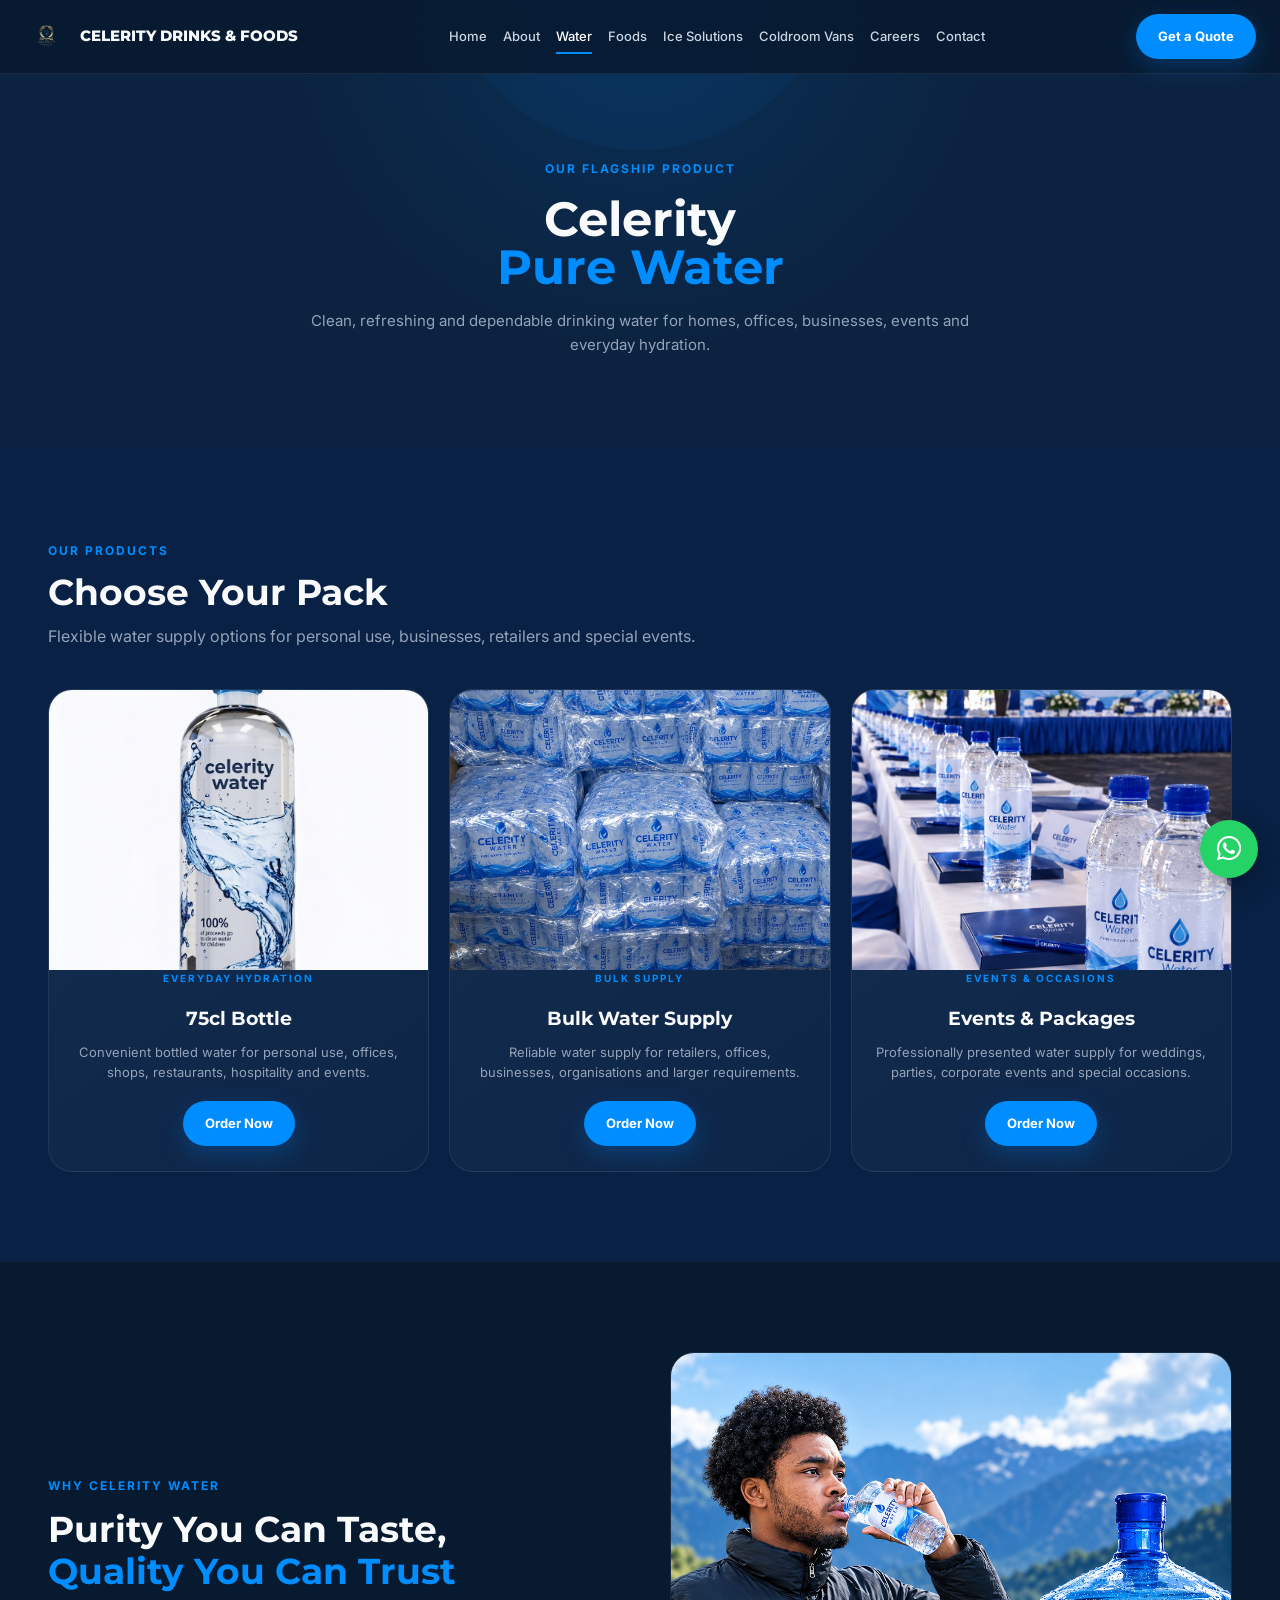
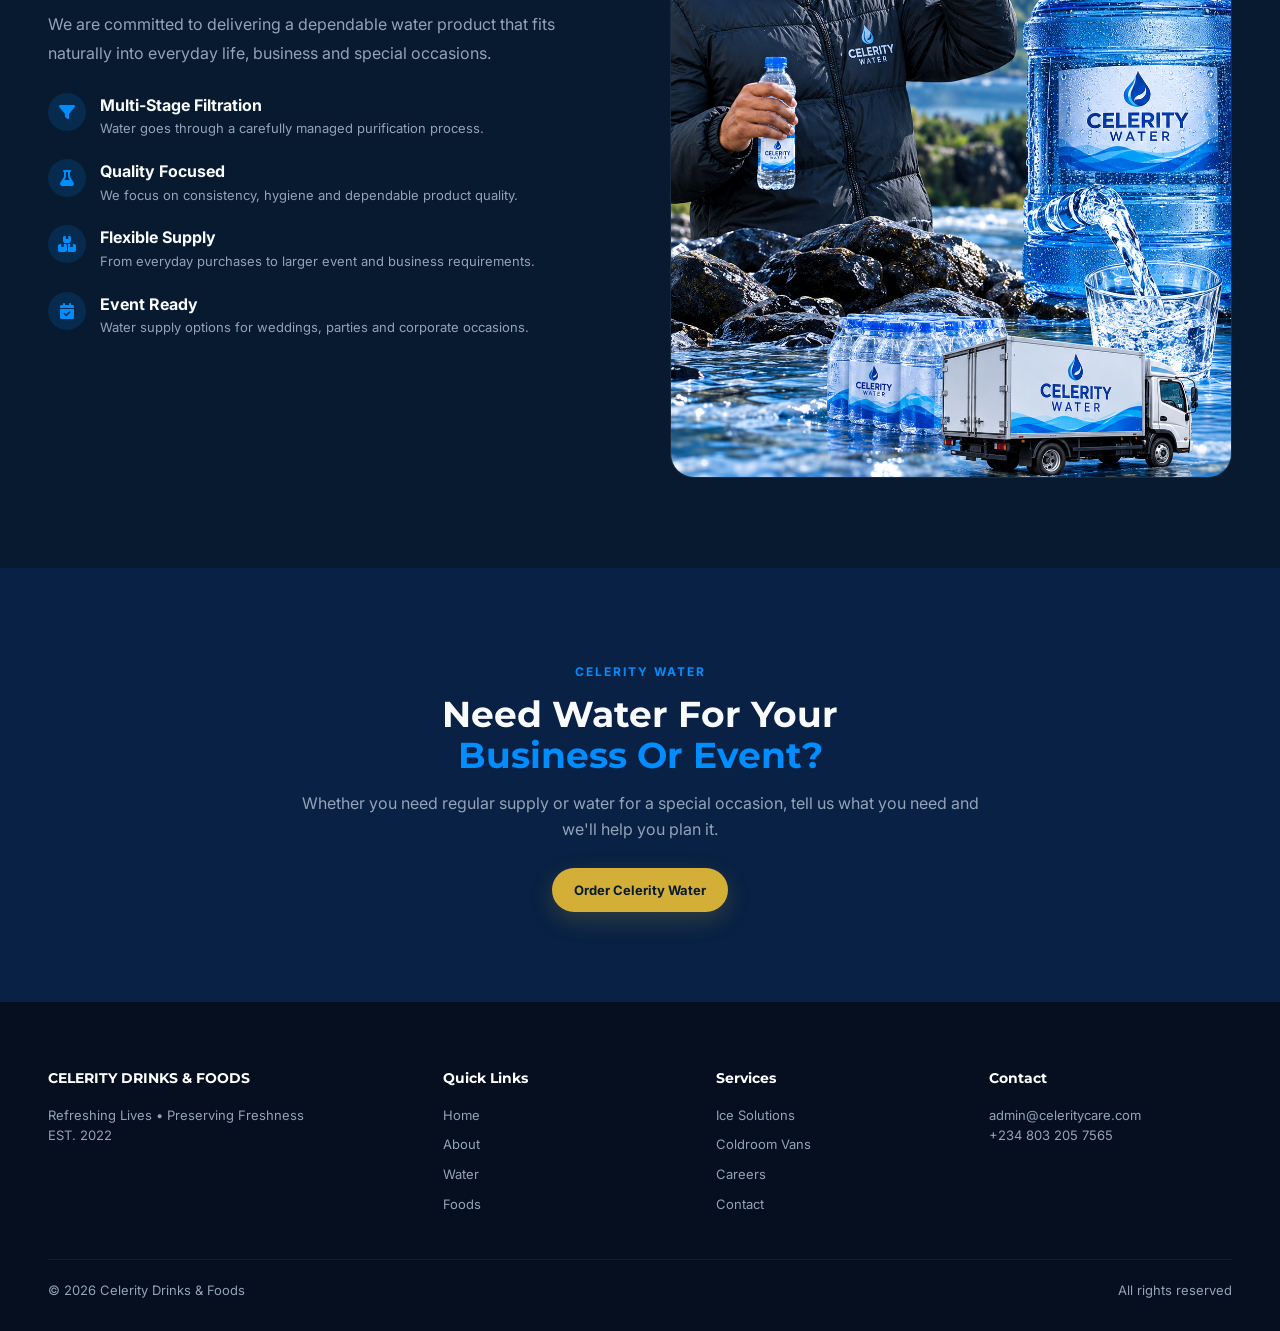
<file: celerity-water.html>
<!DOCTYPE html>
<html lang="en">

<head>
    <meta charset="UTF-8">
    <meta name="viewport" content="width=device-width, initial-scale=1.0">

    <title>Celerity Water | Pure Water, Pure Quality</title>

    <meta
        name="description"
        content="Celerity Water provides clean, refreshing and dependable drinking water for homes, offices, businesses and events."
    >

    <link
        href="https://fonts.googleapis.com/css2?family=Montserrat:wght@700;800&family=Inter:wght@400;500&display=swap"
        rel="stylesheet"
    >

    <link
        rel="stylesheet"
        href="https://cdnjs.cloudflare.com/ajax/libs/font-awesome/6.5.2/css/all.min.css"
    >

    <link rel="stylesheet" href="style.css">
</head>

<body>

    <!-- ========================================
         HEADER
    ======================================== -->

    <header class="site-header">

        <div class="header-inner">

            <a href="index.html" class="brand">

                <img
                    src="img/new logo.png"
                    alt="Celerity Drinks & Foods logo"
                >

                CELERITY DRINKS & FOODS

            </a>


            <nav class="main-nav" id="mainNav">

                <a href="index.html">
                    Home
                </a>

                <a href="about.html">
                    About
                </a>

                <a href="celerity-water.html" class="active">
                    Water
                </a>

                <a href="celerity-foods.html">
                    Foods
                </a>

                <a href="ice-solutions.html">
                    Ice Solutions
                </a>

                <a href="coldroom-vans.html">
                    Coldroom Vans
                </a>

                <a href="careers.html">
                    Careers
                </a>

                <a href="contact.html">
                    Contact
                </a>

            </nav>


            <a
                href="contact.html"
                class="btn btn-blue"
            >
                Get a Quote
            </a>


            <button
                class="menu-toggle"
                id="menuToggle"
                type="button"
                aria-label="Open navigation menu"
                aria-expanded="false"
                aria-controls="mainNav"
            >

                <span></span>
                <span></span>
                <span></span>

            </button>

        </div>

    </header>


    <!-- ========================================
         HERO
    ======================================== -->

    <section class="page-hero">

        <div class="container">

            <span class="label">
                Our Flagship Product
            </span>

            <h1>
                Celerity
                <br>
                <span>Pure Water</span>
            </h1>

            <p>
                Clean, refreshing and dependable drinking
                water for homes, offices, businesses, events
                and everyday hydration.
            </p>

        </div>

    </section>


    <!-- ========================================
         PRODUCTS
    ======================================== -->

    <section
        class="section"
        style="background:#082144;"
    >

        <div class="container">

            <div
                style="
                    max-width:700px;
                    margin-bottom:35px;
                "
            >

                <span class="label">
                    Our Products
                </span>

                <h2
                    style="
                        font-size:36px;
                        margin:10px 0;
                    "
                >
                    Choose Your Pack
                </h2>

                <p style="color:#94a3b8;">
                    Flexible water supply options for personal
                    use, businesses, retailers and special events.
                </p>

            </div>


            <div class="product-grid">

                <!-- 75CL BOTTLE -->

                <div class="product-card">

                    <img
                        src="img/new bottle water 2.jpg"
                        alt="Celerity 75cl bottled water"
                        loading="lazy"
                    >

                    <span
                        class="label"
                        style="font-size:10px;"
                    >
                        Everyday Hydration
                    </span>

                    <h3>
                        75cl Bottle
                    </h3>

                    <p>
                        Convenient bottled water for personal
                        use, offices, shops, restaurants,
                        hospitality and events.
                    </p>

                    <a
                        href="contact.html"
                        class="btn btn-blue"
                    >
                        Order Now
                    </a>

                </div>


                <!-- BULK SUPPLY -->

                <div class="product-card">

                    <img
                        src="img/celerity bag of water.png"
                        alt="Celerity bulk water supply"
                        loading="lazy"
                    >

                    <span
                        class="label"
                        style="font-size:10px;"
                    >
                        Bulk Supply
                    </span>

                    <h3>
                        Bulk Water Supply
                    </h3>

                    <p>
                        Reliable water supply for retailers,
                        offices, businesses, organisations and
                        larger requirements.
                    </p>

                    <a
                        href="contact.html"
                        class="btn btn-blue"
                    >
                        Order Now
                    </a>

                </div>


                <!-- EVENTS -->

                <div class="product-card">

                    <img
                        src="img/celerity water event.png"
                        alt="Celerity branded water for events"
                        loading="lazy"
                    >

                    <span
                        class="label"
                        style="font-size:10px;"
                    >
                        Events & Occasions
                    </span>

                    <h3>
                        Events & Packages
                    </h3>

                    <p>
                        Professionally presented water supply
                        for weddings, parties, corporate events
                        and special occasions.
                    </p>

                    <a
                        href="contact.html"
                        class="btn btn-blue"
                    >
                        Order Now
                    </a>

                </div>

            </div>

        </div>

    </section>


    <!-- ========================================
         WHY CELERITY WATER
    ======================================== -->

    <section
        class="section"
        style="background:#071A2F;"
    >

        <div class="container">

            <div class="why-grid">

                <!-- TEXT -->

                <div>

                    <span class="label">
                        Why Celerity Water
                    </span>

                    <h2
                        style="
                            font-size:36px;
                            margin:12px 0 18px;
                        "
                    >
                        Purity You Can Taste,
                        <br>
                        <span style="color:#008DFF;">
                            Quality You Can Trust
                        </span>
                    </h2>

                    <p
                        style="
                            color:#94a3b8;
                            line-height:1.8;
                            margin-bottom:25px;
                        "
                    >
                        We are committed to delivering a
                        dependable water product that fits
                        naturally into everyday life, business
                        and special occasions.
                    </p>


                    <div class="why-list">

                        <!-- FILTRATION -->

                        <div class="why-item">

                            <i class="fa-solid fa-filter"></i>

                            <div>

                                <strong>
                                    Multi-Stage Filtration
                                </strong>

                                <p
                                    style="
                                        color:#94a3b8;
                                        font-size:13px;
                                    "
                                >
                                    Water goes through a
                                    carefully managed purification
                                    process.
                                </p>

                            </div>

                        </div>


                        <!-- QUALITY -->

                        <div class="why-item">

                            <i class="fa-solid fa-flask"></i>

                            <div>

                                <strong>
                                    Quality Focused
                                </strong>

                                <p
                                    style="
                                        color:#94a3b8;
                                        font-size:13px;
                                    "
                                >
                                    We focus on consistency,
                                    hygiene and dependable
                                    product quality.
                                </p>

                            </div>

                        </div>


                        <!-- AVAILABILITY -->

                        <div class="why-item">

                            <i class="fa-solid fa-boxes-stacked"></i>

                            <div>

                                <strong>
                                    Flexible Supply
                                </strong>

                                <p
                                    style="
                                        color:#94a3b8;
                                        font-size:13px;
                                    "
                                >
                                    From everyday purchases to
                                    larger event and business
                                    requirements.
                                </p>

                            </div>

                        </div>


                        <!-- EVENTS -->

                        <div class="why-item">

                            <i class="fa-solid fa-calendar-check"></i>

                            <div>

                                <strong>
                                    Event Ready
                                </strong>

                                <p
                                    style="
                                        color:#94a3b8;
                                        font-size:13px;
                                    "
                                >
                                    Water supply options for
                                    weddings, parties and
                                    corporate occasions.
                                </p>

                            </div>

                        </div>

                    </div>

                </div>


                <!-- IMAGE -->

                <div
                    style="
                        min-height:400px;
                        border-radius:24px;
                        overflow:hidden;
                        border:1px solid rgba(255,255,255,0.08);
                    "
                >

                    <img
                        src="img/celerity ahmad.png"
                        alt="Celerity Water production"
                        loading="lazy"
                        style="
                            width:100%;
                            height:100%;
                            object-fit:cover;
                        "
                    >

                </div>

            </div>

        </div>

    </section>


    <!-- ========================================
         WATER CTA
    ======================================== -->

    <section
        class="section"
        style="
            background:#082144;
            text-align:center;
        "
    >

        <div
            class="container"
            style="max-width:760px;"
        >

            <span class="label">
                Celerity Water
            </span>

            <h2
                style="
                    font-size:36px;
                    margin:10px 0 15px;
                "
            >
                Need Water For Your
                <br>
                <span style="color:#008DFF;">
                    Business Or Event?
                </span>
            </h2>

            <p
                style="
                    color:#94a3b8;
                    margin-bottom:25px;
                "
            >
                Whether you need regular supply or water
                for a special occasion, tell us what you need
                and we'll help you plan it.
            </p>

            <a
                href="contact.html"
                class="btn btn-gold"
            >
                Order Celerity Water
            </a>

        </div>

    </section>


    <!-- ========================================
         FOOTER
    ======================================== -->

    <footer class="footer">

        <div class="container">

            <div class="footer-grid">

                <div>

                    <h4>
                        CELERITY DRINKS & FOODS
                    </h4>

                    <p>
                        Refreshing Lives • Preserving Freshness
                        <br>
                        EST. 2022
                    </p>

                </div>


                <div>

                    <h4>
                        Quick Links
                    </h4>

                    <a href="index.html">
                        Home
                    </a>

                    <a href="about.html">
                        About
                    </a>

                    <a href="celerity-water.html">
                        Water
                    </a>

                    <a href="celerity-foods.html">
                        Foods
                    </a>

                </div>


                <div>

                    <h4>
                        Services
                    </h4>

                    <a href="ice-solutions.html">
                        Ice Solutions
                    </a>

                    <a href="coldroom-vans.html">
                        Coldroom Vans
                    </a>

                    <a href="careers.html">
                        Careers
                    </a>

                    <a href="contact.html">
                        Contact
                    </a>

                </div>


                <div>

                    <h4>
                        Contact
                    </h4>

                    <p>
                        admin@celeritycare.com
                        <br>
                        +234 803 205 7565
                    </p>

                </div>

            </div>


            <div class="footer-bottom">

                <p>
                    © <span id="year"></span>
                    Celerity Drinks & Foods
                </p>

                <p>
                    All rights reserved
                </p>

            </div>

        </div>

    </footer>


    <script src="script.js"></script>

</body>

</html>
</file>
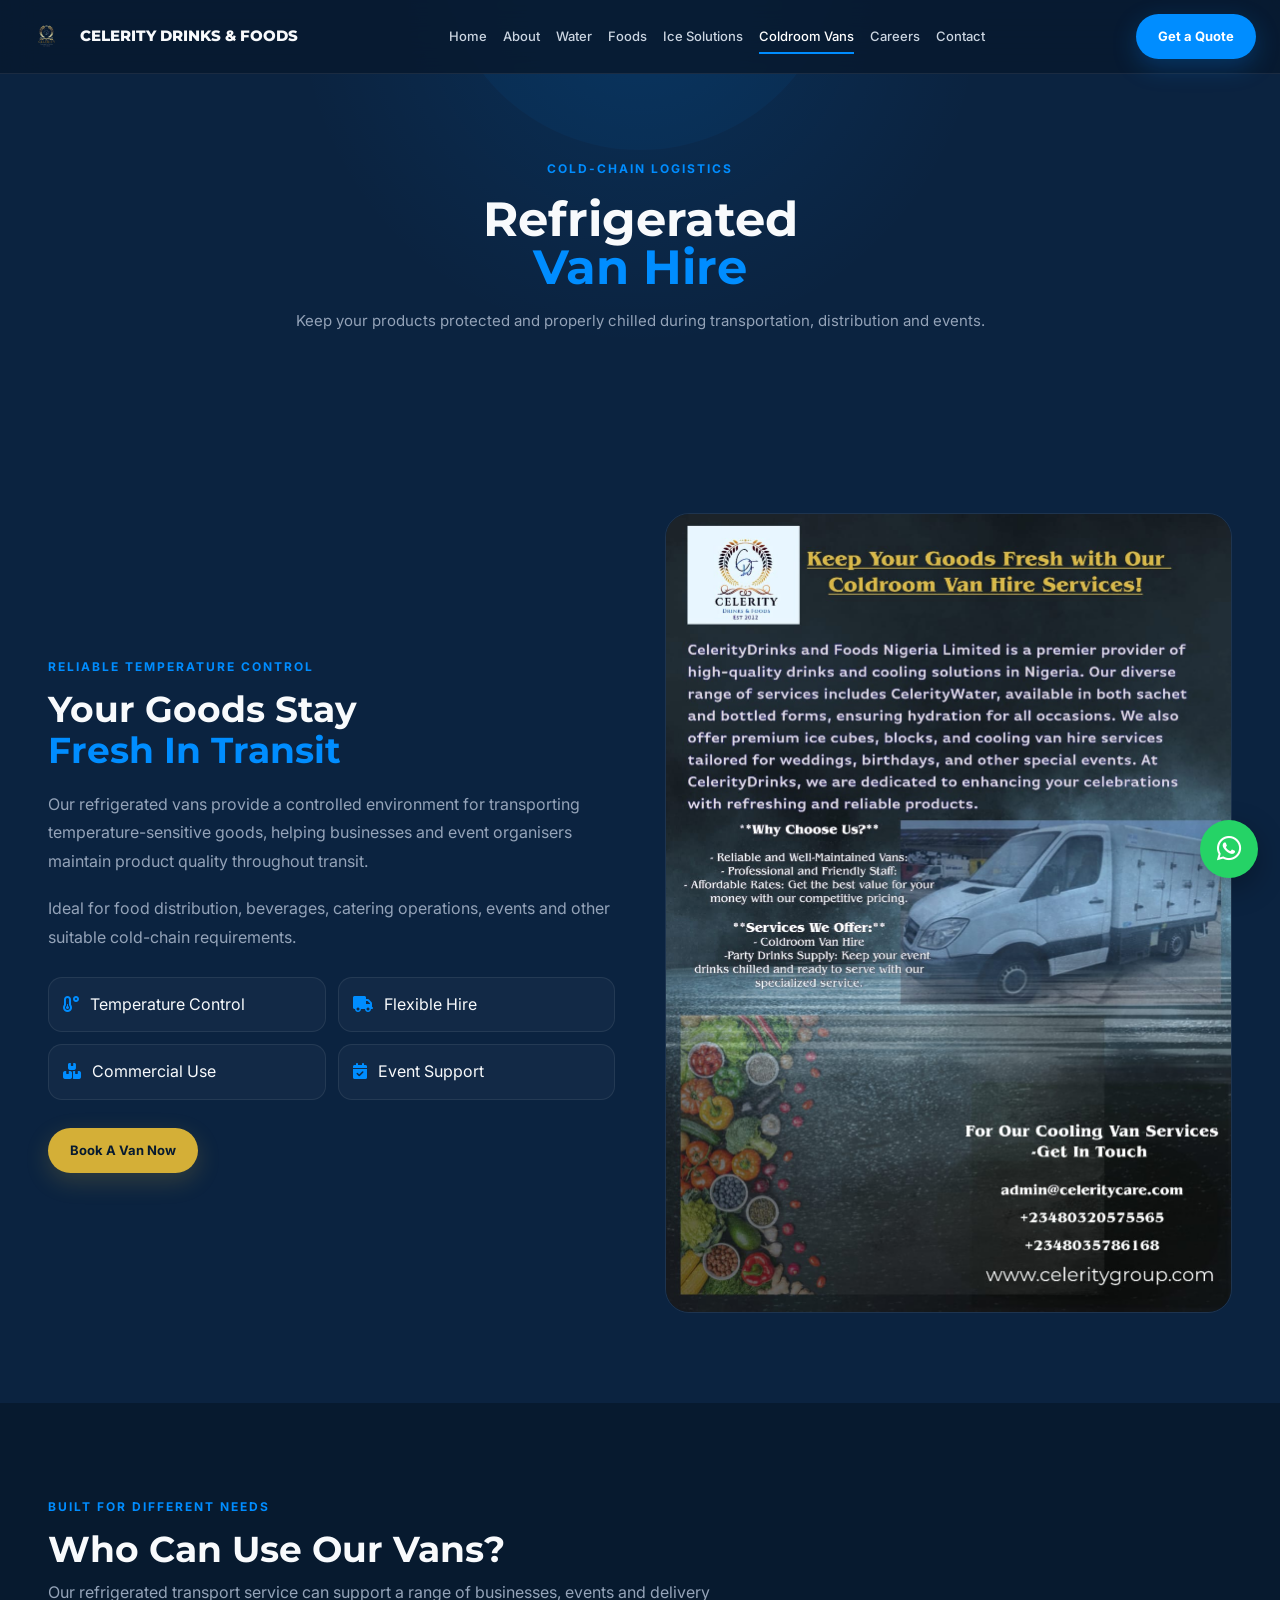
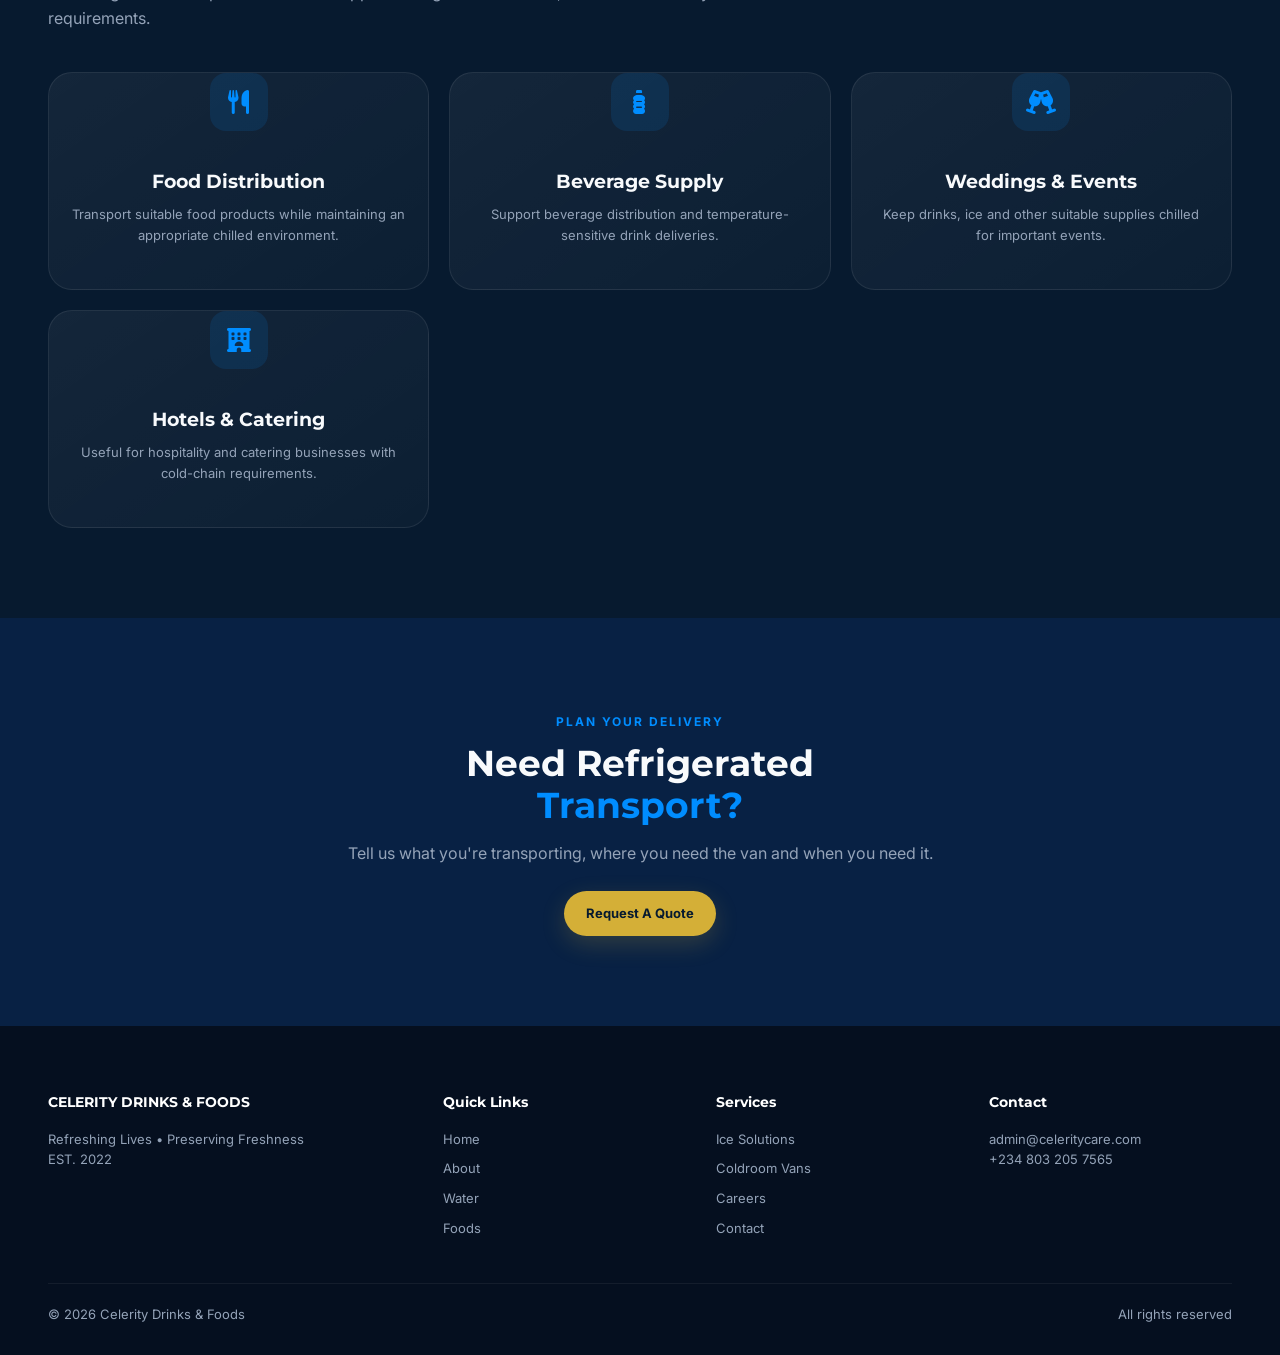
<file: coldroom-vans.html>
<!DOCTYPE html>
<html lang="en">

<head>
    <meta charset="UTF-8">
    <meta name="viewport" content="width=device-width, initial-scale=1.0">

    <title>Coldroom Vans | Celerity Drinks & Foods</title>

    <meta
        name="description"
        content="Reliable refrigerated coldroom van hire for food, beverages, events and temperature-sensitive deliveries."
    >

    <link
        href="https://fonts.googleapis.com/css2?family=Montserrat:wght@700;800&family=Inter:wght@400;500&display=swap"
        rel="stylesheet"
    >

    <link
        rel="stylesheet"
        href="https://cdnjs.cloudflare.com/ajax/libs/font-awesome/6.5.2/css/all.min.css"
    >

    <link rel="stylesheet" href="style.css">
</head>

<body>

    <!-- ========================================
         HEADER
    ======================================== -->

    <header class="site-header">

        <div class="header-inner">

            <a href="index.html" class="brand">

                <img
                    src="img/new logo.png"
                    alt="Celerity Drinks & Foods logo"
                >

                CELERITY DRINKS & FOODS

            </a>


            <nav class="main-nav" id="mainNav">

                <a href="index.html">
                    Home
                </a>

                <a href="about.html">
                    About
                </a>

                <a href="celerity-water.html">
                    Water
                </a>

                <a href="celerity-foods.html">
                    Foods
                </a>

                <a href="ice-solutions.html">
                    Ice Solutions
                </a>

                <a href="coldroom-vans.html" class="active">
                    Coldroom Vans
                </a>

                <a href="careers.html">
                    Careers
                </a>

                <a href="contact.html">
                    Contact
                </a>

            </nav>


            <a
                href="contact.html"
                class="btn btn-blue"
            >
                Get a Quote
            </a>


            <button
                class="menu-toggle"
                id="menuToggle"
                type="button"
                aria-label="Open navigation menu"
                aria-expanded="false"
                aria-controls="mainNav"
            >

                <span></span>
                <span></span>
                <span></span>

            </button>

        </div>

    </header>


    <!-- ========================================
         PAGE HERO
    ======================================== -->

    <section class="page-hero">

        <div class="container">

            <span class="label">
                Cold-Chain Logistics
            </span>

            <h1>
                Refrigerated
                <br>
                <span>Van Hire</span>
            </h1>

            <p>
                Keep your products protected and properly
                chilled during transportation, distribution
                and events.
            </p>

        </div>

    </section>


    <!-- ========================================
         MAIN SERVICE SECTION
    ======================================== -->

    <section
        class="section"
        style="background:#0B2340;"
    >

        <div class="container">

            <div
                style="
                    display:grid;
                    grid-template-columns:minmax(0,1fr) minmax(0,1fr);
                    gap:50px;
                    align-items:center;
                "
            >

                <!-- TEXT -->

                <div>

                    <span class="label">
                        Reliable Temperature Control
                    </span>

                    <h2
                        style="
                            font-size:36px;
                            margin:10px 0 18px;
                        "
                    >
                        Your Goods Stay
                        <br>
                        <span style="color:#008DFF;">
                            Fresh In Transit
                        </span>
                    </h2>

                    <p
                        style="
                            color:#94a3b8;
                            line-height:1.8;
                            margin-bottom:18px;
                        "
                    >
                        Our refrigerated vans provide a
                        controlled environment for transporting
                        temperature-sensitive goods, helping
                        businesses and event organisers maintain
                        product quality throughout transit.
                    </p>


                    <p
                        style="
                            color:#94a3b8;
                            line-height:1.8;
                            margin-bottom:25px;
                        "
                    >
                        Ideal for food distribution, beverages,
                        catering operations, events and other
                        suitable cold-chain requirements.
                    </p>


                    <div
                        style="
                            display:grid;
                            grid-template-columns:1fr 1fr;
                            gap:12px;
                            margin-bottom:28px;
                        "
                    >

                        <div
                            style="
                                padding:14px;
                                border:1px solid rgba(255,255,255,0.08);
                                border-radius:14px;
                                background:rgba(255,255,255,0.03);
                            "
                        >

                            <i
                                class="fa-solid fa-temperature-low"
                                style="
                                    color:#008DFF;
                                    margin-right:7px;
                                "
                            ></i>

                            <span>
                                Temperature Control
                            </span>

                        </div>


                        <div
                            style="
                                padding:14px;
                                border:1px solid rgba(255,255,255,0.08);
                                border-radius:14px;
                                background:rgba(255,255,255,0.03);
                            "
                        >

                            <i
                                class="fa-solid fa-truck"
                                style="
                                    color:#008DFF;
                                    margin-right:7px;
                                "
                            ></i>

                            <span>
                                Flexible Hire
                            </span>

                        </div>


                        <div
                            style="
                                padding:14px;
                                border:1px solid rgba(255,255,255,0.08);
                                border-radius:14px;
                                background:rgba(255,255,255,0.03);
                            "
                        >

                            <i
                                class="fa-solid fa-boxes-stacked"
                                style="
                                    color:#008DFF;
                                    margin-right:7px;
                                "
                            ></i>

                            <span>
                                Commercial Use
                            </span>

                        </div>


                        <div
                            style="
                                padding:14px;
                                border:1px solid rgba(255,255,255,0.08);
                                border-radius:14px;
                                background:rgba(255,255,255,0.03);
                            "
                        >

                            <i
                                class="fa-solid fa-calendar-check"
                                style="
                                    color:#008DFF;
                                    margin-right:7px;
                                "
                            ></i>

                            <span>
                                Event Support
                            </span>

                        </div>

                    </div>


                    <a
                        href="contact.html"
                        class="btn btn-gold"
                    >
                        Book A Van Now
                    </a>

                </div>


                <!-- IMAGE -->

                <div
                    style="
                        min-height:430px;
                        border-radius:24px;
                        overflow:hidden;
                        border:1px solid rgba(255,255,255,0.08);
                    "
                >

                    <img
                        src="img/van freezer.jpeg"
                        alt="Celerity refrigerated coldroom van"
                        loading="lazy"
                        style="
                            width:100%;
                            height:100%;
                            object-fit:cover;
                        "
                    >

                </div>

            </div>

        </div>

    </section>


    <!-- ========================================
         SUITABLE FOR
    ======================================== -->

    <section
        class="section"
        style="background:#071A2F;"
    >

        <div class="container">

            <div
                style="
                    max-width:700px;
                    margin-bottom:35px;
                "
            >

                <span class="label">
                    Built For Different Needs
                </span>

                <h2
                    style="
                        font-size:36px;
                        margin:10px 0;
                    "
                >
                    Who Can Use Our Vans?
                </h2>

                <p style="color:#94a3b8;">
                    Our refrigerated transport service can
                    support a range of businesses, events and
                    delivery requirements.
                </p>

            </div>


            <div class="product-grid">

                <!-- FOOD -->

                <div class="product-card">

                    <div
                        style="
                            width:58px;
                            height:58px;
                            display:flex;
                            align-items:center;
                            justify-content:center;
                            border-radius:16px;
                            background:rgba(0,141,255,0.12);
                            margin-bottom:18px;
                        "
                    >

                        <i
                            class="fa-solid fa-utensils"
                            style="
                                color:#008DFF;
                                font-size:24px;
                            "
                        ></i>

                    </div>

                    <h3>
                        Food Distribution
                    </h3>

                    <p>
                        Transport suitable food products while
                        maintaining an appropriate chilled
                        environment.
                    </p>

                </div>


                <!-- BEVERAGES -->

                <div class="product-card">

                    <div
                        style="
                            width:58px;
                            height:58px;
                            display:flex;
                            align-items:center;
                            justify-content:center;
                            border-radius:16px;
                            background:rgba(0,141,255,0.12);
                            margin-bottom:18px;
                        "
                    >

                        <i
                            class="fa-solid fa-bottle-water"
                            style="
                                color:#008DFF;
                                font-size:24px;
                            "
                        ></i>

                    </div>

                    <h3>
                        Beverage Supply
                    </h3>

                    <p>
                        Support beverage distribution and
                        temperature-sensitive drink deliveries.
                    </p>

                </div>


                <!-- EVENTS -->

                <div class="product-card">

                    <div
                        style="
                            width:58px;
                            height:58px;
                            display:flex;
                            align-items:center;
                            justify-content:center;
                            border-radius:16px;
                            background:rgba(0,141,255,0.12);
                            margin-bottom:18px;
                        "
                    >

                        <i
                            class="fa-solid fa-champagne-glasses"
                            style="
                                color:#008DFF;
                                font-size:24px;
                            "
                        ></i>

                    </div>

                    <h3>
                        Weddings & Events
                    </h3>

                    <p>
                        Keep drinks, ice and other suitable
                        supplies chilled for important events.
                    </p>

                </div>


                <!-- CATERING -->

                <div class="product-card">

                    <div
                        style="
                            width:58px;
                            height:58px;
                            display:flex;
                            align-items:center;
                            justify-content:center;
                            border-radius:16px;
                            background:rgba(0,141,255,0.12);
                            margin-bottom:18px;
                        "
                    >

                        <i
                            class="fa-solid fa-hotel"
                            style="
                                color:#008DFF;
                                font-size:24px;
                            "
                        ></i>

                    </div>

                    <h3>
                        Hotels & Catering
                    </h3>

                    <p>
                        Useful for hospitality and catering
                        businesses with cold-chain requirements.
                    </p>

                </div>

            </div>

        </div>

    </section>


    <!-- ========================================
         IMPORTANT NOTE / CTA
    ======================================== -->

    <section
        class="section"
        style="
            background:#082144;
            text-align:center;
        "
    >

        <div
            class="container"
            style="max-width:750px;"
        >

            <span class="label">
                Plan Your Delivery
            </span>

            <h2
                style="
                    font-size:36px;
                    margin:10px 0 15px;
                "
            >
                Need Refrigerated
                <br>
                <span style="color:#008DFF;">
                    Transport?
                </span>
            </h2>

            <p
                style="
                    color:#94a3b8;
                    margin-bottom:25px;
                "
            >
                Tell us what you're transporting, where you
                need the van and when you need it.
            </p>

            <a
                href="contact.html"
                class="btn btn-gold"
            >
                Request A Quote
            </a>

        </div>

    </section>


    <!-- ========================================
         FOOTER
    ======================================== -->

    <footer class="footer">

        <div class="container">

            <div class="footer-grid">

                <div>

                    <h4>
                        CELERITY DRINKS & FOODS
                    </h4>

                    <p>
                        Refreshing Lives • Preserving Freshness
                        <br>
                        EST. 2022
                    </p>

                </div>


                <div>

                    <h4>
                        Quick Links
                    </h4>

                    <a href="index.html">
                        Home
                    </a>

                    <a href="about.html">
                        About
                    </a>

                    <a href="celerity-water.html">
                        Water
                    </a>

                    <a href="celerity-foods.html">
                        Foods
                    </a>

                </div>


                <div>

                    <h4>
                        Services
                    </h4>

                    <a href="ice-solutions.html">
                        Ice Solutions
                    </a>

                    <a href="coldroom-vans.html">
                        Coldroom Vans
                    </a>

                    <a href="careers.html">
                        Careers
                    </a>

                    <a href="contact.html">
                        Contact
                    </a>

                </div>


                <div>

                    <h4>
                        Contact
                    </h4>

                    <p>
                        admin@celeritycare.com
                        <br>
                        +234 803 205 7565
                    </p>

                </div>

            </div>


            <div class="footer-bottom">

                <p>
                    © <span id="year"></span>
                    Celerity Drinks & Foods
                </p>

                <p>
                    All rights reserved
                </p>

            </div>

        </div>

    </footer>


    <script src="script.js"></script>

</body>

</html>
</file>
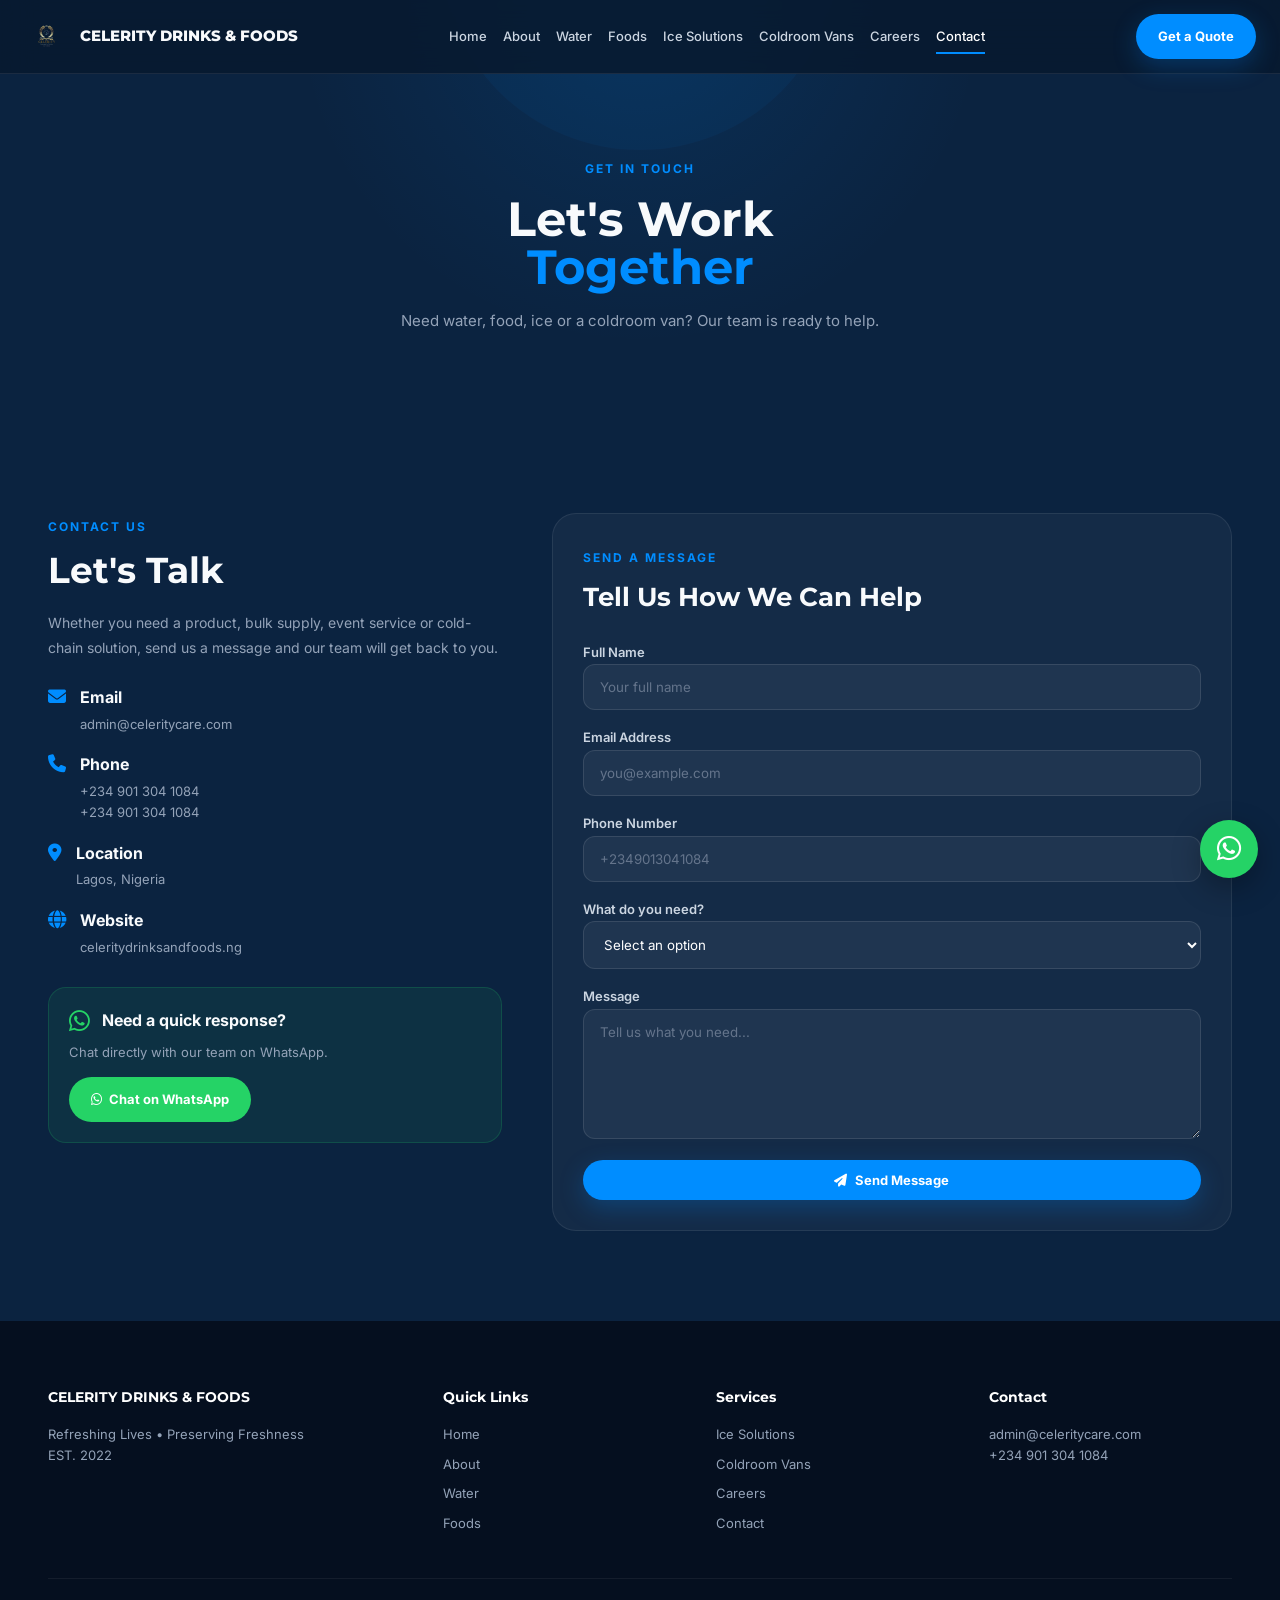
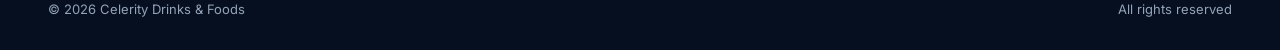
<file: contact.html>
<!DOCTYPE html>
<html lang="en">

<head>
    <meta charset="UTF-8">
    <meta name="viewport" content="width=device-width, initial-scale=1.0">

    <title>Contact Us - Celerity Drinks & Foods</title>

    <meta
        name="description"
        content="Contact Celerity Drinks & Foods for water, food, ice solutions and coldroom van services in Lagos, Nigeria."
    >

    <link
        href="https://fonts.googleapis.com/css2?family=Montserrat:wght@700;800&family=Inter:wght@400;500&display=swap"
        rel="stylesheet"
    >

    <link
        rel="stylesheet"
        href="https://cdnjs.cloudflare.com/ajax/libs/font-awesome/6.5.2/css/all.min.css"
    >

    <link rel="stylesheet" href="style.css">
</head>

<body>

    <!-- ========================================
         HEADER
    ========================================= -->

    <header class="site-header">

        <div class="header-inner">

            <a href="index.html" class="brand">
                <img
                    src="img/new logo.png"
                    alt="Celerity Drinks & Foods logo"
                >
                CELERITY DRINKS & FOODS
            </a>

            <nav class="main-nav" id="mainNav">

                <a href="index.html">Home</a>
                <a href="about.html">About</a>
                <a href="celerity-water.html">Water</a>
                <a href="celerity-foods.html">Foods</a>
                <a href="ice-solutions.html">Ice Solutions</a>
                <a href="coldroom-vans.html">Coldroom Vans</a>
                <a href="careers.html">Careers</a>
                <a href="contact.html" class="active">Contact</a>

            </nav>

            <a href="contact.html" class="btn btn-blue">
                Get a Quote
            </a>

            <button
                class="menu-toggle"
                id="menuToggle"
                type="button"
                aria-label="Open navigation menu"
                aria-expanded="false"
                aria-controls="mainNav"
            >
                <span></span>
                <span></span>
                <span></span>
            </button>

        </div>

    </header>


    <!-- ========================================
         PAGE HERO
    ========================================= -->

    <section class="page-hero">

        <div class="container">

            <span class="label">
                Get In Touch
            </span>

            <h1>
                Let's Work
                <br>
                <span>Together</span>
            </h1>

            <p>
                Need water, food, ice or a coldroom van?
                Our team is ready to help.
            </p>

        </div>

    </section>


    <!-- ========================================
         CONTACT SECTION
    ========================================= -->

    <section
        class="section"
        style="background:#0B2340;"
    >

        <div
            class="container"
            style="
                display:grid;
                grid-template-columns:minmax(0,0.8fr) minmax(0,1.2fr);
                gap:50px;
                align-items:start;
            "
        >

            <!-- CONTACT INFORMATION -->

            <div>

                <span class="label">
                    Contact Us
                </span>

                <h2
                    style="
                        font-size:36px;
                        margin:12px 0 18px;
                    "
                >
                    Let's Talk
                </h2>

                <p
                    style="
                        color:#94a3b8;
                        font-size:14px;
                        line-height:1.8;
                        margin-bottom:25px;
                    "
                >
                    Whether you need a product, bulk supply,
                    event service or cold-chain solution,
                    send us a message and our team will get
                    back to you.
                </p>


                <div
                    style="
                        display:grid;
                        gap:18px;
                    "
                >

                    <div
                        style="
                            display:flex;
                            gap:14px;
                            align-items:flex-start;
                        "
                    >

                        <i
                            class="fa-solid fa-envelope"
                            style="
                                color:#008DFF;
                                font-size:18px;
                                margin-top:3px;
                            "
                        ></i>

                        <div>
                            <strong>Email</strong>

                            <p
                                style="
                                    color:#94a3b8;
                                    font-size:13px;
                                    margin-top:3px;
                                "
                            >
                                admin@celeritycare.com
                            </p>
                        </div>

                    </div>


                    <div
                        style="
                            display:flex;
                            gap:14px;
                            align-items:flex-start;
                        "
                    >

                        <i
                            class="fa-solid fa-phone"
                            style="
                                color:#008DFF;
                                font-size:18px;
                                margin-top:3px;
                            "
                        ></i>

                        <div>
                            <strong>Phone</strong>

                            <p
                                style="
                                    color:#94a3b8;
                                    font-size:13px;
                                    margin-top:3px;
                                "
                            >
                                +234 901 304 1084
                                <br>
                                +234 901 304 1084
                            </p>
                        </div>

                    </div>


                    <div
                        style="
                            display:flex;
                            gap:14px;
                            align-items:flex-start;
                        "
                    >

                        <i
                            class="fa-solid fa-location-dot"
                            style="
                                color:#008DFF;
                                font-size:18px;
                                margin-top:3px;
                            "
                        ></i>

                        <div>
                            <strong>Location</strong>

                            <p
                                style="
                                    color:#94a3b8;
                                    font-size:13px;
                                    margin-top:3px;
                                "
                            >
                                Lagos, Nigeria
                            </p>
                        </div>

                    </div>


                    <div
                        style="
                            display:flex;
                            gap:14px;
                            align-items:flex-start;
                        "
                    >

                        <i
                            class="fa-solid fa-globe"
                            style="
                                color:#008DFF;
                                font-size:18px;
                                margin-top:3px;
                            "
                        ></i>

                        <div>
                            <strong>Website</strong>

                            <p
                                style="
                                    color:#94a3b8;
                                    font-size:13px;
                                    margin-top:3px;
                                "
                            >
                                celeritydrinksandfoods.ng
                            </p>
                        </div>

                    </div>

                </div>


                <!-- WHATSAPP CTA -->

                <div
                    style="
                        margin-top:30px;
                        padding:20px;
                        border-radius:18px;
                        background:rgba(37,211,102,0.08);
                        border:1px solid rgba(37,211,102,0.18);
                    "
                >

                    <div
                        style="
                            display:flex;
                            align-items:center;
                            gap:12px;
                            margin-bottom:8px;
                        "
                    >

                        <i
                            class="fa-brands fa-whatsapp"
                            style="
                                color:#25D366;
                                font-size:24px;
                            "
                        ></i>

                        <strong>
                            Need a quick response?
                        </strong>

                    </div>

                    <p
                        style="
                            color:#94a3b8;
                            font-size:13px;
                            margin-bottom:14px;
                        "
                    >
                        Chat directly with our team on WhatsApp.
                    </p>

                    <a
                        href="https://wa.me/2349013041084"
                        target="_blank"
                        rel="noopener noreferrer"
                        class="btn"
                        style="
                            background:#25D366;
                            color:#fff;
                        "
                    >
                        <i
                            class="fa-brands fa-whatsapp"
                            style="margin-right:7px;"
                        ></i>

                        Chat on WhatsApp
                    </a>

                </div>

            </div>


            <!-- CONTACT FORM -->

            <div
                style="
                    background:rgba(255,255,255,0.04);
                    border:1px solid rgba(255,255,255,0.08);
                    border-radius:24px;
                    padding:30px;
                "
            >

                <span class="label">
                    Send A Message
                </span>

                <h3
                    style="
                        font-size:26px;
                        margin:8px 0 20px;
                    "
                >
                    Tell Us How We Can Help
                </h3>


                <!--
                    IMPORTANT:
                    The form endpoint will be added once
                    we connect your email service.
                -->

                <form
                    class="celerity-form"
                    id="contactForm"
                    method="POST"
                >

                    <div>

                        <label for="name">
                            Full Name
                        </label>

                        <input
                            type="text"
                            id="name"
                            name="name"
                            placeholder="Your full name"
                            autocomplete="name"
                            required
                        >

                    </div>


                    <div>

                        <label for="email">
                            Email Address
                        </label>

                        <input
                            type="email"
                            id="email"
                            name="email"
                            placeholder="you@example.com"
                            autocomplete="email"
                            required
                        >

                    </div>


                    <div>

                        <label for="phone">
                            Phone Number
                        </label>

                        <input
                            type="tel"
                            id="phone"
                            name="phone"
                            placeholder="+2349013041084"
                            autocomplete="tel"
                            required
                        >

                    </div>


                    <div>

                        <label for="enquiryType">
                            What do you need?
                        </label>

                        <select
                            id="enquiryType"
                            name="enquiryType"
                            required
                        >

                            <option value="">
                                Select an option
                            </option>

                            <option value="Celerity Water">
                                Celerity Water
                            </option>

                            <option value="Celerity Foods">
                                Celerity Foods
                            </option>

                            <option value="Ice Solutions">
                                Ice Solutions
                            </option>

                            <option value="Coldroom Van Hire">
                                Coldroom Van Hire
                            </option>

                            <option value="Bulk Supply">
                                Bulk Supply
                            </option>

                            <option value="Event Services">
                                Event Services
                            </option>

                            <option value="General Enquiry">
                                General Enquiry
                            </option>

                        </select>

                    </div>


                    <div>

                        <label for="message">
                            Message
                        </label>

                        <textarea
                            id="message"
                            name="message"
                            placeholder="Tell us what you need..."
                            required
                        ></textarea>

                    </div>


                    <div
                        id="contactFormStatus"
                        class="form-status"
                        aria-live="polite"
                    ></div>


                    <button
                        type="submit"
                        class="btn btn-blue"
                        style="width:100%;"
                    >

                        <i
                            class="fa-solid fa-paper-plane"
                            style="margin-right:8px;"
                        ></i>

                        Send Message

                    </button>

                </form>

            </div>

        </div>

    </section>


    <!-- ========================================
         FOOTER
    ======================================== -->

    <footer class="footer">

        <div class="container">

            <div class="footer-grid">

                <div>
                    <h4>
                        CELERITY DRINKS & FOODS
                    </h4>

                    <p>
                        Refreshing Lives • Preserving Freshness
                        <br>
                        EST. 2022
                    </p>
                </div>


                <div>

                    <h4>Quick Links</h4>

                    <a href="index.html">Home</a>
                    <a href="about.html">About</a>
                    <a href="celerity-water.html">Water</a>
                    <a href="celerity-foods.html">Foods</a>

                </div>


                <div>

                    <h4>Services</h4>

                    <a href="ice-solutions.html">
                        Ice Solutions
                    </a>

                    <a href="coldroom-vans.html">
                        Coldroom Vans
                    </a>

                    <a href="careers.html">
                        Careers
                    </a>

                    <a href="contact.html">
                        Contact
                    </a>

                </div>


                <div>

                    <h4>Contact</h4>

                    <p>
                        admin@celeritycare.com
                        <br>
                        +234 901 304 1084
                    </p>

                </div>

            </div>


            <div class="footer-bottom">

                <p>
                    © <span id="year"></span>
                    Celerity Drinks & Foods
                </p>

                <p>
                    All rights reserved
                </p>

            </div>

        </div>

    </footer>


    <script src="script.js"></script>

</body>
</html>
</file>
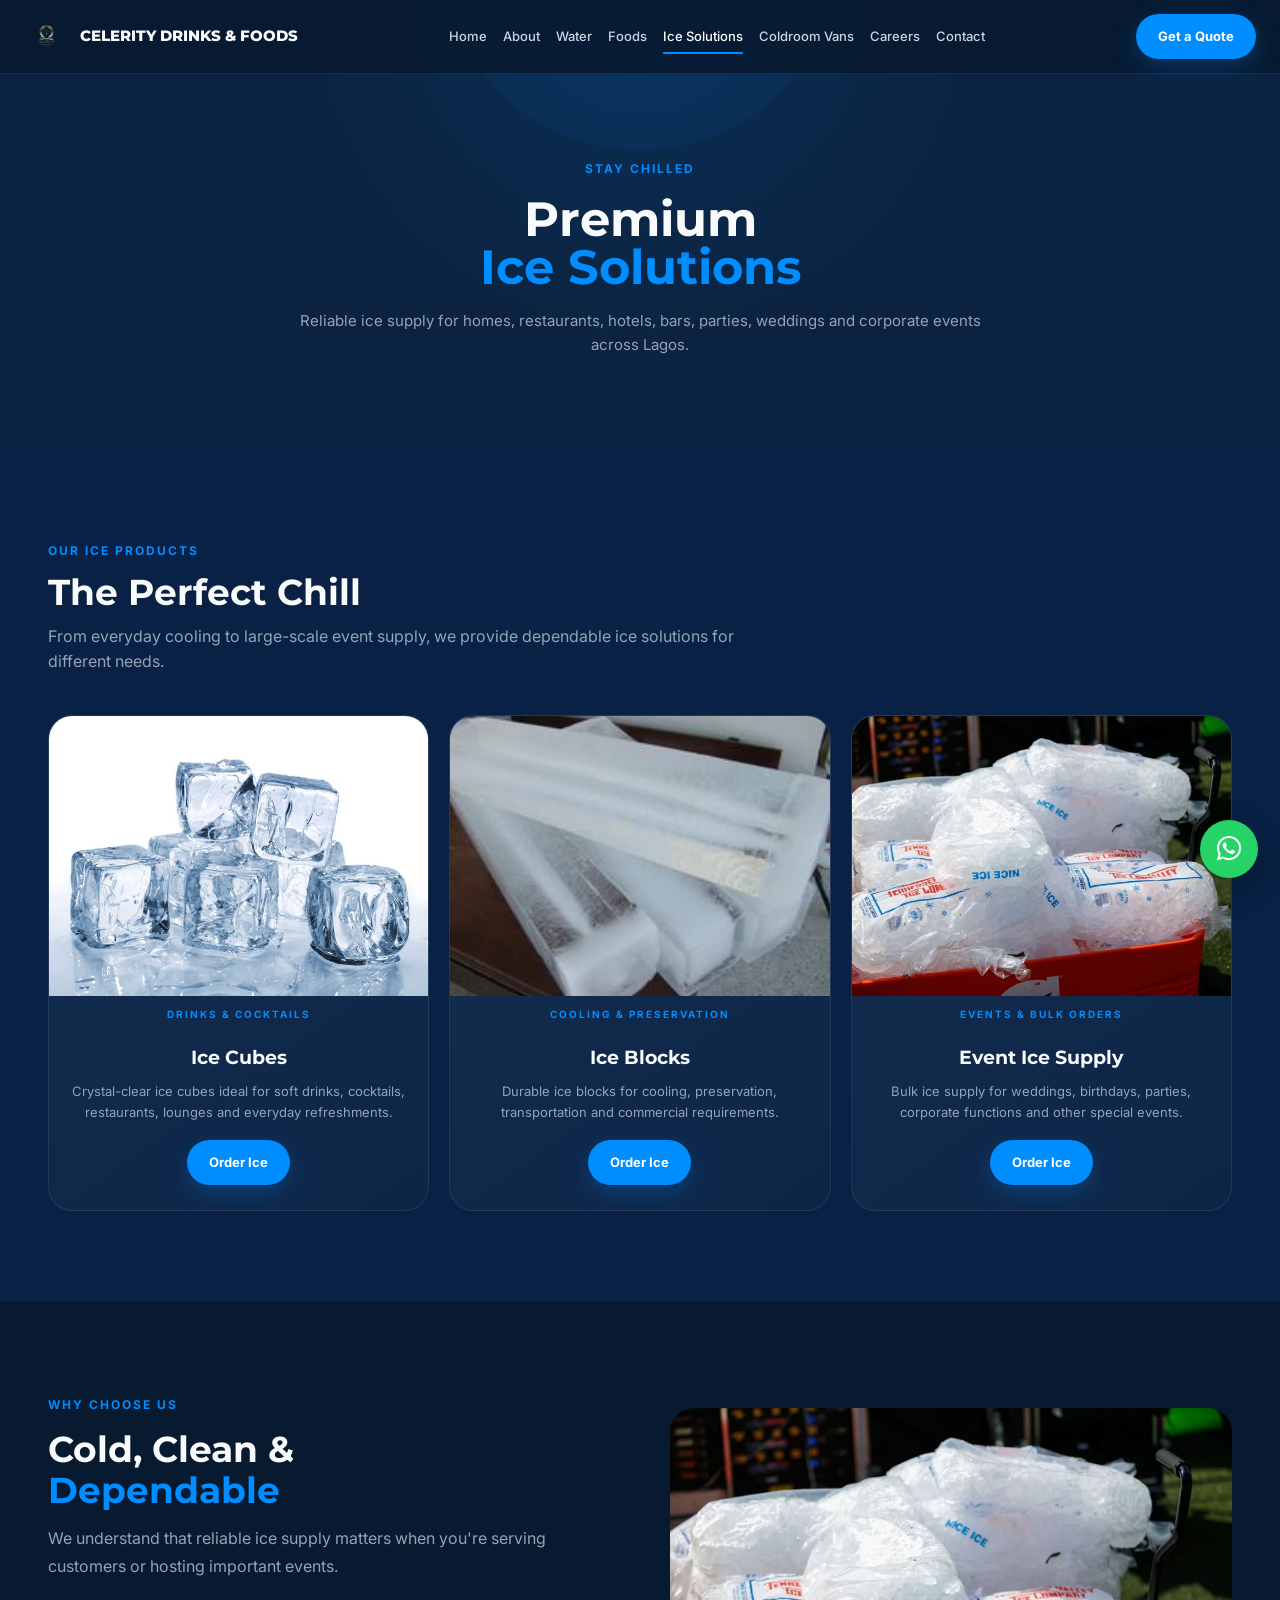
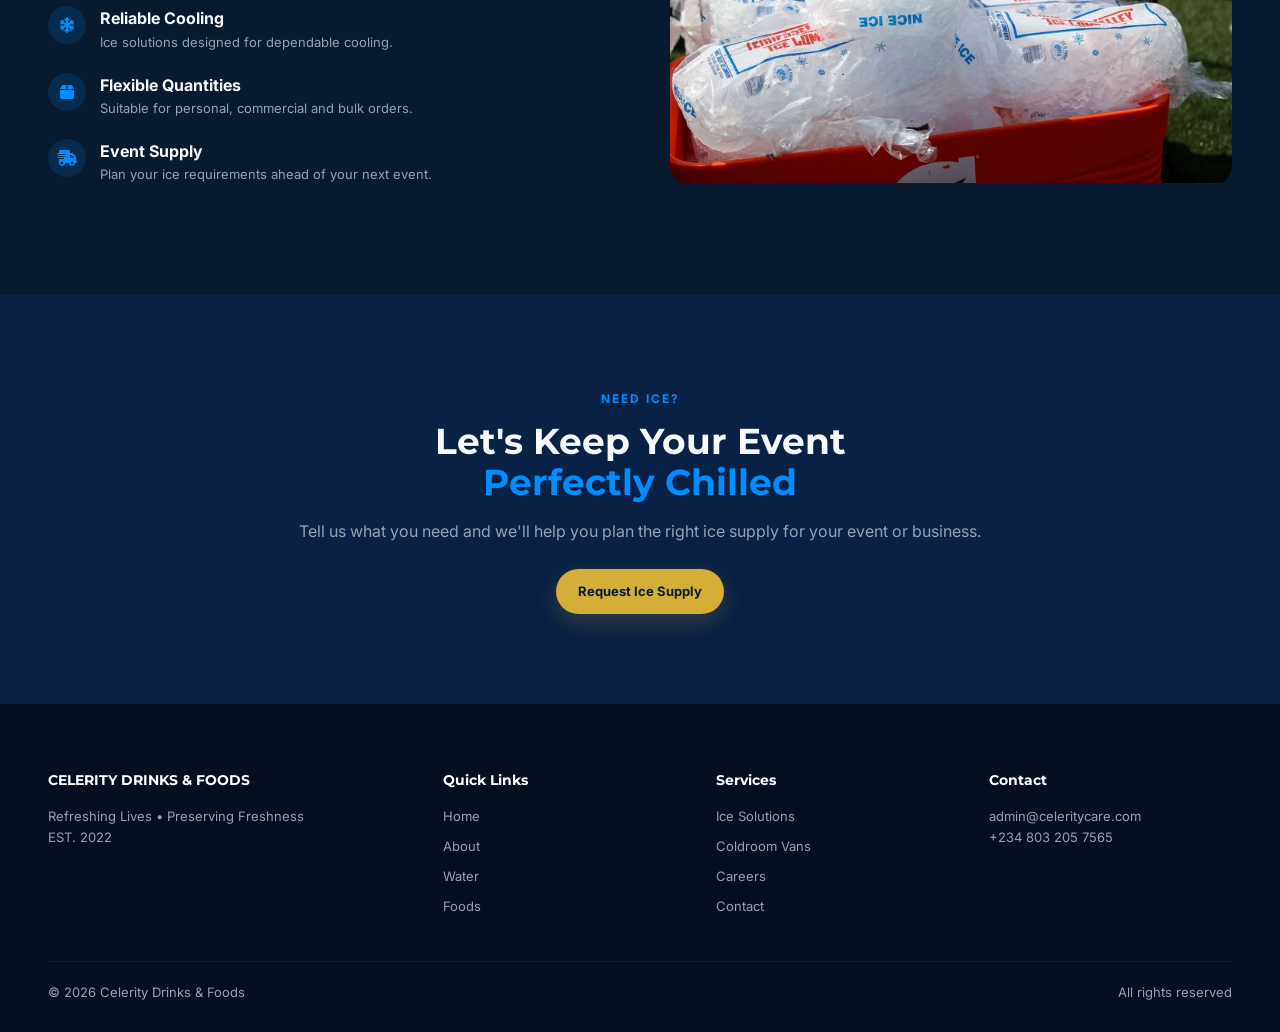
<file: ice-solutions.html>
<!DOCTYPE html>
<html lang="en">

<head>
    <meta charset="UTF-8">
    <meta name="viewport" content="width=device-width, initial-scale=1.0">

    <title>Ice Solutions | Celerity Drinks & Foods</title>

    <meta
        name="description"
        content="Premium ice cubes, ice blocks and bulk event ice supply from Celerity Drinks & Foods."
    >

    <link
        href="https://fonts.googleapis.com/css2?family=Montserrat:wght@700;800&family=Inter:wght@400;500&display=swap"
        rel="stylesheet"
    >

    <link
        rel="stylesheet"
        href="https://cdnjs.cloudflare.com/ajax/libs/font-awesome/6.5.2/css/all.min.css"
    >

    <link rel="stylesheet" href="style.css">
</head>

<body>

    <!-- ========================================
         HEADER
    ======================================== -->

    <header class="site-header">

        <div class="header-inner">

            <a href="index.html" class="brand">

                <img
                    src="img/new logo.png"
                    alt="Celerity Drinks & Foods logo"
                >

                CELERITY DRINKS & FOODS

            </a>


            <nav class="main-nav" id="mainNav">

                <a href="index.html">
                    Home
                </a>

                <a href="about.html">
                    About
                </a>

                <a href="celerity-water.html">
                    Water
                </a>

                <a href="celerity-foods.html">
                    Foods
                </a>

                <a href="ice-solutions.html" class="active">
                    Ice Solutions
                </a>

                <a href="coldroom-vans.html">
                    Coldroom Vans
                </a>

                <a href="careers.html">
                    Careers
                </a>

                <a href="contact.html">
                    Contact
                </a>

            </nav>


            <a
                href="contact.html"
                class="btn btn-blue"
            >
                Get a Quote
            </a>


            <button
                class="menu-toggle"
                id="menuToggle"
                type="button"
                aria-label="Open navigation menu"
                aria-expanded="false"
                aria-controls="mainNav"
            >

                <span></span>
                <span></span>
                <span></span>

            </button>

        </div>

    </header>


    <!-- ========================================
         PAGE HERO
    ======================================== -->

    <section class="page-hero">

        <div class="container">

            <span class="label">
                Stay Chilled
            </span>

            <h1>
                Premium
                <br>
                <span>Ice Solutions</span>
            </h1>

            <p>
                Reliable ice supply for homes, restaurants,
                hotels, bars, parties, weddings and corporate
                events across Lagos.
            </p>

        </div>

    </section>


    <!-- ========================================
         ICE PRODUCTS
    ======================================== -->

    <section
        class="section"
        style="background:#082144;"
    >

        <div class="container">

            <div
                style="
                    max-width:700px;
                    margin-bottom:35px;
                "
            >

                <span class="label">
                    Our Ice Products
                </span>

                <h2
                    style="
                        font-size:36px;
                        margin:10px 0;
                    "
                >
                    The Perfect Chill
                </h2>

                <p style="color:#94a3b8;">
                    From everyday cooling to large-scale
                    event supply, we provide dependable ice
                    solutions for different needs.
                </p>

            </div>


            <div class="product-grid">

                <!-- ICE CUBES -->

                <div class="product-card">

                    <img
                        src="img/ice cubes.jpg"
                        alt="Celerity ice cubes"
                        loading="lazy"
                    >

                    <div
                        style="
                            padding-top:4px;
                        "
                    >

                        <span
                            class="label"
                            style="font-size:10px;"
                        >
                            Drinks & Cocktails
                        </span>

                        <h3>
                            Ice Cubes
                        </h3>

                        <p>
                            Crystal-clear ice cubes ideal
                            for soft drinks, cocktails,
                            restaurants, lounges and everyday
                            refreshments.
                        </p>

                        <a
                            href="contact.html"
                            class="btn btn-blue"
                        >
                            Order Ice
                        </a>

                    </div>

                </div>


                <!-- ICE BLOCKS -->

                <div class="product-card">

                    <img
                        src="img/ice blocks.jpg"
                        alt="Celerity ice blocks"
                        loading="lazy"
                    >

                    <div
                        style="
                            padding-top:4px;
                        "
                    >

                        <span
                            class="label"
                            style="font-size:10px;"
                        >
                            Cooling & Preservation
                        </span>

                        <h3>
                            Ice Blocks
                        </h3>

                        <p>
                            Durable ice blocks for cooling,
                            preservation, transportation
                            and commercial requirements.
                        </p>

                        <a
                            href="contact.html"
                            class="btn btn-blue"
                        >
                            Order Ice
                        </a>

                    </div>

                </div>


                <!-- EVENT SUPPLY -->

                <div class="product-card">

                    <img
                        src="img/event ice supply.jpg"
                        alt="Bulk ice supply for events"
                        loading="lazy"
                    >

                    <div
                        style="
                            padding-top:4px;
                        "
                    >

                        <span
                            class="label"
                            style="font-size:10px;"
                        >
                            Events & Bulk Orders
                        </span>

                        <h3>
                            Event Ice Supply
                        </h3>

                        <p>
                            Bulk ice supply for weddings,
                            birthdays, parties, corporate
                            functions and other special events.
                        </p>

                        <a
                            href="contact.html"
                            class="btn btn-blue"
                        >
                            Order Ice
                        </a>

                    </div>

                </div>

            </div>

        </div>

    </section>


    <!-- ========================================
         WHY CELERITY ICE
    ======================================== -->

    <section
        class="section"
        style="background:#071A2F;"
    >

        <div class="container">

            <div class="why-grid">

                <div>

                    <span class="label">
                        Why Choose Us
                    </span>

                    <h2
                        style="
                            font-size:36px;
                            margin:12px 0;
                        "
                    >
                        Cold, Clean &
                        <br>
                        <span style="color:#008DFF;">
                            Dependable
                        </span>
                    </h2>

                    <p
                        style="
                            color:#94a3b8;
                            line-height:1.8;
                            margin-bottom:25px;
                        "
                    >
                        We understand that reliable ice supply
                        matters when you're serving customers
                        or hosting important events.
                    </p>


                    <div class="why-list">

                        <div class="why-item">

                            <i class="fa-solid fa-snowflake"></i>

                            <div>

                                <strong>
                                    Reliable Cooling
                                </strong>

                                <p
                                    style="
                                        color:#94a3b8;
                                        font-size:13px;
                                    "
                                >
                                    Ice solutions designed
                                    for dependable cooling.
                                </p>

                            </div>

                        </div>


                        <div class="why-item">

                            <i class="fa-solid fa-box"></i>

                            <div>

                                <strong>
                                    Flexible Quantities
                                </strong>

                                <p
                                    style="
                                        color:#94a3b8;
                                        font-size:13px;
                                    "
                                >
                                    Suitable for personal,
                                    commercial and bulk orders.
                                </p>

                            </div>

                        </div>


                        <div class="why-item">

                            <i class="fa-solid fa-truck-fast"></i>

                            <div>

                                <strong>
                                    Event Supply
                                </strong>

                                <p
                                    style="
                                        color:#94a3b8;
                                        font-size:13px;
                                    "
                                >
                                    Plan your ice requirements
                                    ahead of your next event.
                                </p>

                            </div>

                        </div>

                    </div>

                </div>


                <div
                    style="
                        min-height:380px;
                        border-radius:24px;
                        overflow:hidden;
                    "
                >

                    <img
                        src="img/event ice supply.jpg"
                        alt="Celerity event ice supply"
                        loading="lazy"
                        style="
                            width:100%;
                            height:100%;
                            object-fit:cover;
                        "
                    >

                </div>

            </div>

        </div>

    </section>


    <!-- ========================================
         CALL TO ACTION
    ======================================== -->

    <section
        class="section"
        style="
            background:#082144;
            text-align:center;
        "
    >

        <div
            class="container"
            style="max-width:750px;"
        >

            <span class="label">
                Need Ice?
            </span>

            <h2
                style="
                    font-size:36px;
                    margin:10px 0 15px;
                "
            >
                Let's Keep Your Event
                <br>
                <span style="color:#008DFF;">
                    Perfectly Chilled
                </span>
            </h2>

            <p
                style="
                    color:#94a3b8;
                    margin-bottom:25px;
                "
            >
                Tell us what you need and we'll help you
                plan the right ice supply for your event
                or business.
            </p>

            <a
                href="contact.html"
                class="btn btn-gold"
            >
                Request Ice Supply
            </a>

        </div>

    </section>


    <!-- ========================================
         FOOTER
    ======================================== -->

    <footer class="footer">

        <div class="container">

            <div class="footer-grid">

                <div>

                    <h4>
                        CELERITY DRINKS & FOODS
                    </h4>

                    <p>
                        Refreshing Lives • Preserving Freshness
                        <br>
                        EST. 2022
                    </p>

                </div>


                <div>

                    <h4>
                        Quick Links
                    </h4>

                    <a href="index.html">
                        Home
                    </a>

                    <a href="about.html">
                        About
                    </a>

                    <a href="celerity-water.html">
                        Water
                    </a>

                    <a href="celerity-foods.html">
                        Foods
                    </a>

                </div>


                <div>

                    <h4>
                        Services
                    </h4>

                    <a href="ice-solutions.html">
                        Ice Solutions
                    </a>

                    <a href="coldroom-vans.html">
                        Coldroom Vans
                    </a>

                    <a href="careers.html">
                        Careers
                    </a>

                    <a href="contact.html">
                        Contact
                    </a>

                </div>


                <div>

                    <h4>
                        Contact
                    </h4>

                    <p>
                        admin@celeritycare.com
                        <br>
                        +234 803 205 7565
                    </p>

                </div>

            </div>


            <div class="footer-bottom">

                <p>
                    © <span id="year"></span>
                    Celerity Drinks & Foods
                </p>

                <p>
                    All rights reserved
                </p>

            </div>

        </div>

    </footer>


    <script src="script.js"></script>

</body>

</html>
</file>
<file: style.css>
/* ========================================
   CELERITY DRINKS & FOODS
   MAIN STYLESHEET
======================================== */

* {
    margin: 0;
    padding: 0;
    box-sizing: border-box;
}

html {
    scroll-behavior: smooth;
}

body {
    font-family: 'Inter', sans-serif;
    background: #071A2F;
    color: #F8FAFC;
    overflow-x: hidden;
    line-height: 1.6;
}

body,
button,
input,
textarea,
select {
    font-family: 'Inter', sans-serif;
}

h1,
h2,
h3,
h4 {
    font-family: 'Montserrat', sans-serif;
}

img {
    max-width: 100%;
    display: block;
}

a {
    text-decoration: none;
    color: inherit;
}

button,
a {
    -webkit-tap-highlight-color: transparent;
}

.container {
    width: 100%;
    max-width: 1240px;
    margin: 0 auto;
    padding: 0 24px;
}


/* ========================================
   HEADER
======================================== */

.site-header {
    position: fixed;
    top: 0;
    left: 0;
    width: 100%;
    z-index: 1000;
    background: rgba(7, 26, 47, 0.88);
    backdrop-filter: blur(18px);
    -webkit-backdrop-filter: blur(18px);
    border-bottom: 1px solid rgba(255, 255, 255, 0.08);
    padding: 14px 0;
    transition:
        background 0.3s ease,
        box-shadow 0.3s ease,
        padding 0.3s ease;
}

.site-header.scrolled {
    background: rgba(7, 26, 47, 0.97);
    box-shadow: 0 10px 35px rgba(0, 0, 0, 0.28);
    padding: 10px 0;
}

.header-inner {
    width: 100%;
    max-width: 1400px;
    margin: 0 auto;
    padding: 0 24px;

    display: flex;
    align-items: center;
    justify-content: space-between;
    gap: 20px;
}

.brand {
    display: flex;
    align-items: center;
    gap: 12px;

    font-family: 'Montserrat', sans-serif;
    font-weight: 800;
    font-size: 15px;
    white-space: nowrap;
}

.brand img {
    width: 44px;
    height: 44px;
    object-fit: contain;
}

.main-nav {
    display: flex;
    align-items: center;
    justify-content: center;
    gap: 20px;
}

.main-nav a {
    position: relative;

    font-size: 13px;
    font-weight: 500;
    color: #cbd5e1;

    padding: 5px 0;

    transition:
        color 0.25s ease,
        transform 0.25s ease;
}

.main-nav a::after {
    content: "";
    position: absolute;
    left: 0;
    bottom: -2px;

    width: 0;
    height: 2px;

    background: #008DFF;

    transition: width 0.25s ease;
}

.main-nav a:hover,
.main-nav a.active {
    color: #ffffff;
}

.main-nav a:hover::after,
.main-nav a.active::after {
    width: 100%;
}


/* ========================================
   BUTTONS
======================================== */

.btn {
    position: relative;
    overflow: hidden;

    padding: 12px 22px;
    border-radius: 24px;

    font-weight: 700;
    font-size: 13px;

    display: inline-flex;
    align-items: center;
    justify-content: center;

    border: none;
    cursor: pointer;

    transition:
        transform 0.3s ease,
        box-shadow 0.3s ease,
        background 0.3s ease;
}

.btn:hover {
    transform: translateY(-3px);
}

.btn:active {
    transform: translateY(-1px);
}

.btn-blue {
    background: #008DFF;
    color: #ffffff;

    box-shadow:
        0 8px 25px rgba(0, 141, 255, 0.25);
}

.btn-blue:hover {
    background: #0079dc;

    box-shadow:
        0 12px 30px rgba(0, 141, 255, 0.4);
}

.btn-gold {
    background: #D4AF37;
    color: #071A2F;

    box-shadow:
        0 8px 25px rgba(212, 175, 55, 0.2);
}

.btn-gold:hover {
    background: #e2bd48;
}

.btn-white {
    background: #ffffff;
    color: #071A2F;
}

.button-ripple {
    position: absolute;

    border-radius: 50%;
    background: rgba(255, 255, 255, 0.3);

    pointer-events: none;

    transform: scale(0);
    animation: buttonRipple 0.6s ease-out;
}

@keyframes buttonRipple {
    to {
        transform: scale(2);
        opacity: 0;
    }
}


/* ========================================
   MOBILE MENU
======================================== */

.menu-toggle {
    display: none;

    width: 42px;
    height: 42px;

    background: rgba(255, 255, 255, 0.06);
    border: 1px solid rgba(255, 255, 255, 0.1);

    border-radius: 10px;

    flex-direction: column;
    align-items: center;
    justify-content: center;

    gap: 5px;

    cursor: pointer;
}

.menu-toggle span {
    width: 22px;
    height: 2px;

    background: #ffffff;
    border-radius: 5px;

    transition:
        transform 0.3s ease,
        opacity 0.3s ease;
}

.menu-toggle.active span:nth-child(1) {
    transform: translateY(7px) rotate(45deg);
}

.menu-toggle.active span:nth-child(2) {
    opacity: 0;
}

.menu-toggle.active span:nth-child(3) {
    transform: translateY(-7px) rotate(-45deg);
}


/* ========================================
   HERO
======================================== */

.hero {
    position: relative;

    height: 88vh;
    min-height: 620px;
    max-height: 820px;

    display: flex;
    align-items: center;

    padding-top: 75px;

    overflow: hidden;

    background: #071A2F;
}

.hero-bg {
    position: absolute;
    inset: 0;

    overflow: hidden;
}

.hero-bg img {
    width: 100%;
    height: 100%;

    object-fit: cover;
    object-position: center center;

    transform: none;

    display: block;
}

.hero-overlay {
    position: absolute;
    inset: 0;

    background:
        linear-gradient(
            90deg,
            rgba(7, 26, 47, 0.98) 0%,
            rgba(7, 26, 47, 0.88) 32%,
            rgba(7, 26, 47, 0.55) 60%,
            rgba(7, 26, 47, 0.12) 100%
        );
}

.hero-content {
    position: relative;
    z-index: 2;

    max-width: 560px;
}

.badge {
    display: inline-block;

    background: rgba(255, 255, 255, 0.08);
    border: 1px solid rgba(255, 255, 255, 0.12);

    padding: 7px 15px;

    border-radius: 20px;

    font-size: 11px;
    letter-spacing: 2px;
    font-weight: 700;

    margin-bottom: 18px;

    animation: fadeUp 0.8s ease both;
}

.hero h1 {
    font-size: 46px;
    line-height: 1.05;

    font-weight: 800;

    margin-bottom: 16px;

    animation: fadeUp 0.8s 0.1s ease both;
}

.hero h1 span {
    color: #008DFF;
}

.hero p {
    color: #cbd5e1;

    font-size: 15px;
    line-height: 1.7;

    margin-bottom: 22px;

    max-width: 500px;

    animation: fadeUp 0.8s 0.2s ease both;
}

.hero-btns {
    display: flex;
    gap: 12px;
    flex-wrap: wrap;

    animation: fadeUp 0.8s 0.3s ease both;
}


/* ========================================
   PAGE HERO
======================================== */

.page-hero {
    position: relative;

    padding: 155px 24px 90px;

    background:
        radial-gradient(
            circle at 50% 0%,
            rgba(0, 141, 255, 0.12),
            transparent 45%
        ),
        #0B2340;

    text-align: center;

    overflow: hidden;
}

.page-hero::before {
    content: "";

    position: absolute;

    width: 400px;
    height: 400px;

    border-radius: 50%;

    background: rgba(0, 141, 255, 0.05);

    top: -250px;
    left: 50%;

    transform: translateX(-50%);
}

.page-hero .container {
    position: relative;
    z-index: 2;
}

.label {
    color: #008DFF;

    font-size: 12px;
    font-weight: 700;

    letter-spacing: 2px;

    text-transform: uppercase;
}

.page-hero h1 {
    font-size: 48px;
    line-height: 1;

    margin: 14px 0 18px;
}

.page-hero h1 span {
    color: #008DFF;
}

.page-hero p {
    max-width: 700px;

    margin: 0 auto;

    color: #94a3b8;

    font-size: 15px;
}


/* ========================================
   SECTIONS
======================================== */

.section {
    padding: 90px 24px;
}

.section h2 {
    line-height: 1.15;
}


/* ========================================
   TRUSTED
======================================== */

.trusted {
    background: #F8FAFC;
    color: #071A2F;

    padding: 28px 24px;

    display: flex;
    justify-content: center;

    gap: 40px;

    flex-wrap: wrap;

    font-weight: 700;
    font-size: 14px;
}


/* ========================================
   PRODUCT GRID
======================================== */

.product-grid {
    display: grid;

    grid-template-columns:
        repeat(3, minmax(0, 1fr));

    gap: 24px;

    margin-top: 40px;
}

.product-card {
    position: relative;

    background:
        linear-gradient(
            145deg,
            rgba(255, 255, 255, 0.055),
            rgba(255, 255, 255, 0.025)
        );

    border: 1px solid rgba(255, 255, 255, 0.08);

    border-radius: 24px;

    overflow: hidden;

    text-align: center;

    padding-bottom: 25px;

    display: flex;
    flex-direction: column;
    align-items: center;

    transition:
        transform 0.35s ease,
        border-color 0.35s ease,
        box-shadow 0.35s ease;
}

.product-card:hover {
    transform: translateY(-8px);

    border-color: rgba(0, 141, 255, 0.35);

    box-shadow:
        0 20px 45px rgba(0, 0, 0, 0.25);
}

.product-card img {
    width: 100%;
    height: 280px;

    object-fit: cover;
    object-position: center;

    background: #f1f5f9;

    transition:
        transform 0.5s ease,
        filter 0.5s ease;
}

.product-card:hover img {
    transform: scale(1.04);

    filter: brightness(1.05);
}

.product-card h3 {
    margin: 18px 16px 7px;

    font-size: 19px;
}

.product-card p {
    color: #94a3b8;

    font-size: 13px;

    padding: 0 22px;

    margin-bottom: 18px;

    flex-grow: 1;
}

.product-card .btn {
    margin-top: auto;
}


/* ========================================
   DIVISION CARDS
======================================== */

.div-grid {
    display: grid;

    grid-template-columns:
        repeat(4, minmax(0, 1fr));

    gap: 20px;
}

.div-card {
    background:
        rgba(255, 255, 255, 0.04);

    backdrop-filter: blur(20px);

    border: 1px solid rgba(255, 255, 255, 0.08);

    border-radius: 24px;

    padding: 28px;

    transition:
        transform 0.35s ease,
        border-color 0.35s ease,
        box-shadow 0.35s ease;
}

.div-card:hover {
    transform: translateY(-7px);

    border-color:
        rgba(0, 141, 255, 0.35);

    box-shadow:
        0 18px 40px rgba(0, 0, 0, 0.2);
}


/* ========================================
   WHY US
======================================== */

.why-grid {
    display: grid;

    grid-template-columns:
        minmax(0, 1fr)
        minmax(0, 1fr);

    gap: 60px;

    align-items: center;
}

.why-list {
    margin-top: 24px;
}

.why-item {
    display: flex;

    gap: 14px;

    margin-bottom: 20px;
}

.why-item i {
    flex-shrink: 0;

    width: 38px;
    height: 38px;

    background:
        rgba(0, 141, 255, 0.15);

    color: #008DFF;

    border-radius: 50%;

    display: flex;

    align-items: center;
    justify-content: center;
}

.why-grid > div:last-child {
    min-height: 400px;

    border-radius: 24px;

    overflow: hidden;
}

.why-grid > div:last-child img {
    width: 100%;
    height: 100%;

    object-fit: cover;

    transition: transform 0.6s ease;
}

.why-grid > div:last-child:hover img {
    transform: scale(1.03);
}


/* ========================================
   FOOTER
======================================== */

.footer {
    background: #050F1F;

    padding: 65px 24px 30px;

    color: #94a3b8;

    font-size: 13px;
}

.footer-grid {
    display: grid;

    grid-template-columns:
        1.5fr 1fr 1fr 1fr;

    gap: 30px;

    margin-bottom: 35px;
}

.footer h4 {
    color: #ffffff;

    margin-bottom: 15px;

    font-size: 14px;
}

.footer a {
    display: block;

    margin-bottom: 9px;

    color: #94a3b8;

    transition:
        color 0.25s ease,
        transform 0.25s ease;
}

.footer a:hover {
    color: #008DFF;

    transform: translateX(3px);
}

.footer-bottom {
    border-top:
        1px solid rgba(255, 255, 255, 0.06);

    padding-top: 20px;

    display: flex;

    justify-content: space-between;

    gap: 15px;

    flex-wrap: wrap;
}


/* ========================================
   CONTACT / CAREER FORMS
======================================== */

.celerity-form {
    display: grid;

    gap: 14px;
}

.celerity-form label {
    color: #cbd5e1;

    font-size: 13px;

    font-weight: 600;
}

.celerity-form input,
.celerity-form textarea,
.celerity-form select {
    width: 100%;

    padding: 14px 16px;

    border-radius: 12px;

    border:
        1px solid rgba(255, 255, 255, 0.1);

    background:
        rgba(255, 255, 255, 0.05);

    color: #ffffff;

    outline: none;

    transition:
        border-color 0.25s ease,
        background 0.25s ease,
        box-shadow 0.25s ease;
}

.celerity-form input::placeholder,
.celerity-form textarea::placeholder {
    color: #64748b;
}

.celerity-form input:focus,
.celerity-form textarea:focus,
.celerity-form select:focus {
    border-color: #008DFF;

    background:
        rgba(0, 141, 255, 0.06);

    box-shadow:
        0 0 0 3px rgba(0, 141, 255, 0.1);
}

.celerity-form textarea {
    min-height: 130px;

    resize: vertical;
}

.celerity-form select option {
    background: #0B2340;

    color: #ffffff;
}

.form-status {
    display: none;

    padding: 12px 14px;

    border-radius: 10px;

    font-size: 13px;

    line-height: 1.5;
}

.form-status.success {
    display: block;

    background: rgba(34, 197, 94, 0.1);

    border:
        1px solid rgba(34, 197, 94, 0.25);

    color: #86efac;
}

.form-status.error {
    display: block;

    background: rgba(239, 68, 68, 0.1);

    border:
        1px solid rgba(239, 68, 68, 0.25);

    color: #fca5a5;
}


/* ========================================
   COMING SOON
======================================== */

.coming-soon-wrap {
    position: relative;
}

.coming-soon-badge {
    position: absolute;

    top: 14px;
    right: 14px;

    background: #D4AF37;

    color: #071A2F;

    font-weight: 800;

    font-size: 11px;

    letter-spacing: 1px;

    padding: 6px 12px;

    border-radius: 20px;

    z-index: 3;
}

.coming-soon-overlay {
    position: absolute;

    inset: 0;

    background:
        rgba(7, 26, 47, 0.6);

    backdrop-filter: blur(2px);

    display: flex;

    align-items: center;
    justify-content: center;

    color: #ffffff;

    font-weight: 800;

    font-size: 18px;

    z-index: 2;
}


/* ========================================
   QUOTE MODAL
======================================== */

.quote-modal {
    position: fixed;

    inset: 0;

    background:
        rgba(0, 0, 0, 0.7);

    backdrop-filter: blur(8px);

    z-index: 2000;

    display: none;

    align-items: center;
    justify-content: center;

    padding: 20px;
}

.quote-modal.active {
    display: flex;
}

.quote-box {
    background: #0B2340;

    border:
        1px solid rgba(255, 255, 255, 0.1);

    border-radius: 24px;

    padding: 32px;

    max-width: 500px;

    width: 100%;

    text-align: center;
}

.quote-box h3 {
    color: #008DFF;

    margin-bottom: 12px;
}

.quote-box p {
    color: #F8FAFC;

    font-size: 18px;

    line-height: 1.5;

    margin-bottom: 20px;
}


/* ========================================
   WHATSAPP FLOATING BUTTON
======================================== */

.whatsapp-float {
    position: fixed;

    right: 22px;
    bottom: 22px;

    z-index: 1500;

    width: 58px;
    height: 58px;

    border-radius: 50%;

    background: #25D366;

    color: #ffffff;

    display: flex;

    align-items: center;
    justify-content: center;

    font-size: 28px;

    box-shadow:
        0 10px 30px rgba(0, 0, 0, 0.3);

    transition:
        transform 0.3s ease,
        box-shadow 0.3s ease;
}

.whatsapp-float:hover {
    transform: translateY(-5px) scale(1.05);

    box-shadow:
        0 15px 35px rgba(37, 211, 102, 0.35);
}

.whatsapp-float span {
    position: absolute;

    right: 68px;

    white-space: nowrap;

    background: #071A2F;

    color: #ffffff;

    border:
        1px solid rgba(255, 255, 255, 0.1);

    padding: 8px 12px;

    border-radius: 8px;

    font-size: 12px;

    opacity: 0;

    pointer-events: none;

    transform: translateX(8px);

    transition:
        opacity 0.25s ease,
        transform 0.25s ease;
}

.whatsapp-float:hover span {
    opacity: 1;

    transform: translateX(0);
}


/* ========================================
   SCROLL REVEAL ANIMATION
======================================== */

.reveal {
    opacity: 0;

    transform:
        translateY(30px);

    transition:
        opacity 0.7s ease var(--reveal-delay, 0ms),
        transform 0.7s ease var(--reveal-delay, 0ms);
}

.reveal.visible {
    opacity: 1;

    transform:
        translateY(0);
}


/* ========================================
   GENERAL ANIMATIONS
======================================== */

@keyframes fadeUp {
    from {
        opacity: 0;

        transform:
            translateY(25px);
    }

    to {
        opacity: 1;

        transform:
            translateY(0);
    }
}


/* ========================================
   LAPTOP
======================================== */

@media (max-width: 1366px) {

    .main-nav {
        gap: 16px;
    }

    .hero {
        height: 86vh;

        min-height: 580px;
    }

    .hero h1 {
        font-size: 40px;
    }

    .hero p {
        font-size: 14px;
    }

    .hero-bg img {
        object-position: center center;
    }

    .product-grid {
        gap: 20px;
    }
}


/* ========================================
   TABLET
======================================== */

@media (max-width: 1100px) {

    .brand {
        font-size: 13px;
    }

    .main-nav {
        gap: 12px;
    }

    .main-nav a {
        font-size: 12px;
    }

    .header-inner > .btn {
        display: none;
    }

    .div-grid {
        grid-template-columns:
            repeat(2, minmax(0, 1fr));
    }
}


/* ========================================
   MOBILE
======================================== */

@media (max-width: 1000px) {

    .site-header {
        padding: 10px 0;
    }

    .header-inner {
        padding: 0 18px;
    }

    .brand {
        font-size: 12px;

        gap: 8px;
    }

    .brand img {
        width: 40px;
        height: 40px;
    }

    .main-nav {
        position: fixed;

        top: 62px;
        left: 0;
        right: 0;

        background:
            rgba(7, 26, 47, 0.98);

        backdrop-filter: blur(18px);

        flex-direction: column;

        align-items: stretch;

        gap: 0;

        padding: 16px 22px 24px;

        border-bottom:
            1px solid rgba(255, 255, 255, 0.08);

        box-shadow:
            0 20px 35px rgba(0, 0, 0, 0.25);

        transform:
            translateY(-130%);

        opacity: 0;

        pointer-events: none;

        transition:
            transform 0.35s ease,
            opacity 0.35s ease;
    }

    .main-nav.open {
        transform: translateY(0);

        opacity: 1;

        pointer-events: auto;
    }

    .main-nav a {
        width: 100%;

        padding: 13px 5px;

        border-bottom:
            1px solid rgba(255, 255, 255, 0.05);
    }

    .main-nav a::after {
        bottom: 4px;
    }

    .menu-toggle {
        display: flex;
    }

    .hero {
        height: auto;

        min-height: 650px;

        padding: 120px 0 70px;
    }

    .hero-bg img {
        object-fit: cover;

        object-position: center center;
    }

    .hero-overlay {
        background:
            linear-gradient(
                180deg,
                rgba(7, 26, 47, 0.42) 0%,
                rgba(7, 26, 47, 0.82) 45%,
                rgba(7, 26, 47, 0.98) 100%
            );
    }

    .hero-content {
        max-width: 100%;
    }

    .hero h1 {
        font-size: 34px;
    }

    .hero p {
        font-size: 14px;
    }

    .page-hero {
        padding:
            125px 20px 70px;
    }

    .page-hero h1 {
        font-size: 38px;
    }

    .section {
        padding: 70px 20px;
    }

    .product-grid {
        grid-template-columns: 1fr;
    }

    .product-card img {
        height: 300px;
    }

    .why-grid {
        grid-template-columns: 1fr;

        gap: 40px;
    }

    .why-grid > div:last-child {
        min-height: 330px;
    }

    .div-grid {
        grid-template-columns: 1fr;
    }

    .footer {
        padding:
            50px 20px 25px;
    }

    .footer-grid {
        grid-template-columns: 1fr 1fr;
    }
}


/* ========================================
   SMALL PHONES
======================================== */

@media (max-width: 600px) {

    .container {
        padding: 0 18px;
    }

    .brand {
        max-width: 220px;

        white-space: normal;

        line-height: 1.2;
    }

    .brand img {
        flex-shrink: 0;
    }

    .hero {
        min-height: 620px;

        padding-top: 110px;
    }

    .hero h1 {
        font-size: 31px;
    }

    .hero-btns {
        flex-direction: column;

        align-items: stretch;
    }

    .hero-btns .btn {
        width: 100%;
    }

    .page-hero {
        padding:
            115px 18px 60px;
    }

    .page-hero h1 {
        font-size: 34px;
    }

    .page-hero p {
        font-size: 14px;
    }

    .section {
        padding: 60px 18px;
    }

    .section h2 {
        font-size: 30px !important;
    }

    .product-card img {
        height: 250px;
    }

    .why-grid > div:last-child {
        min-height: 280px;
    }

    .footer-grid {
        grid-template-columns: 1fr;
    }

    .footer-bottom {
        flex-direction: column;
    }

    .whatsapp-float {
        right: 16px;
        bottom: 16px;

        width: 54px;
        height: 54px;

        font-size: 25px;
    }

    .whatsapp-float span {
        display: none;
    }
}


/* ========================================
   ACCESSIBILITY
======================================== */

@media (prefers-reduced-motion: reduce) {

    html {
        scroll-behavior: auto;
    }

    *,
    *::before,
    *::after {
        animation-duration: 0.01ms !important;

        animation-iteration-count: 1 !important;

        transition-duration: 0.01ms !important;
    }

    .reveal {
        opacity: 1;

        transform: none;
    }
}
</file>
